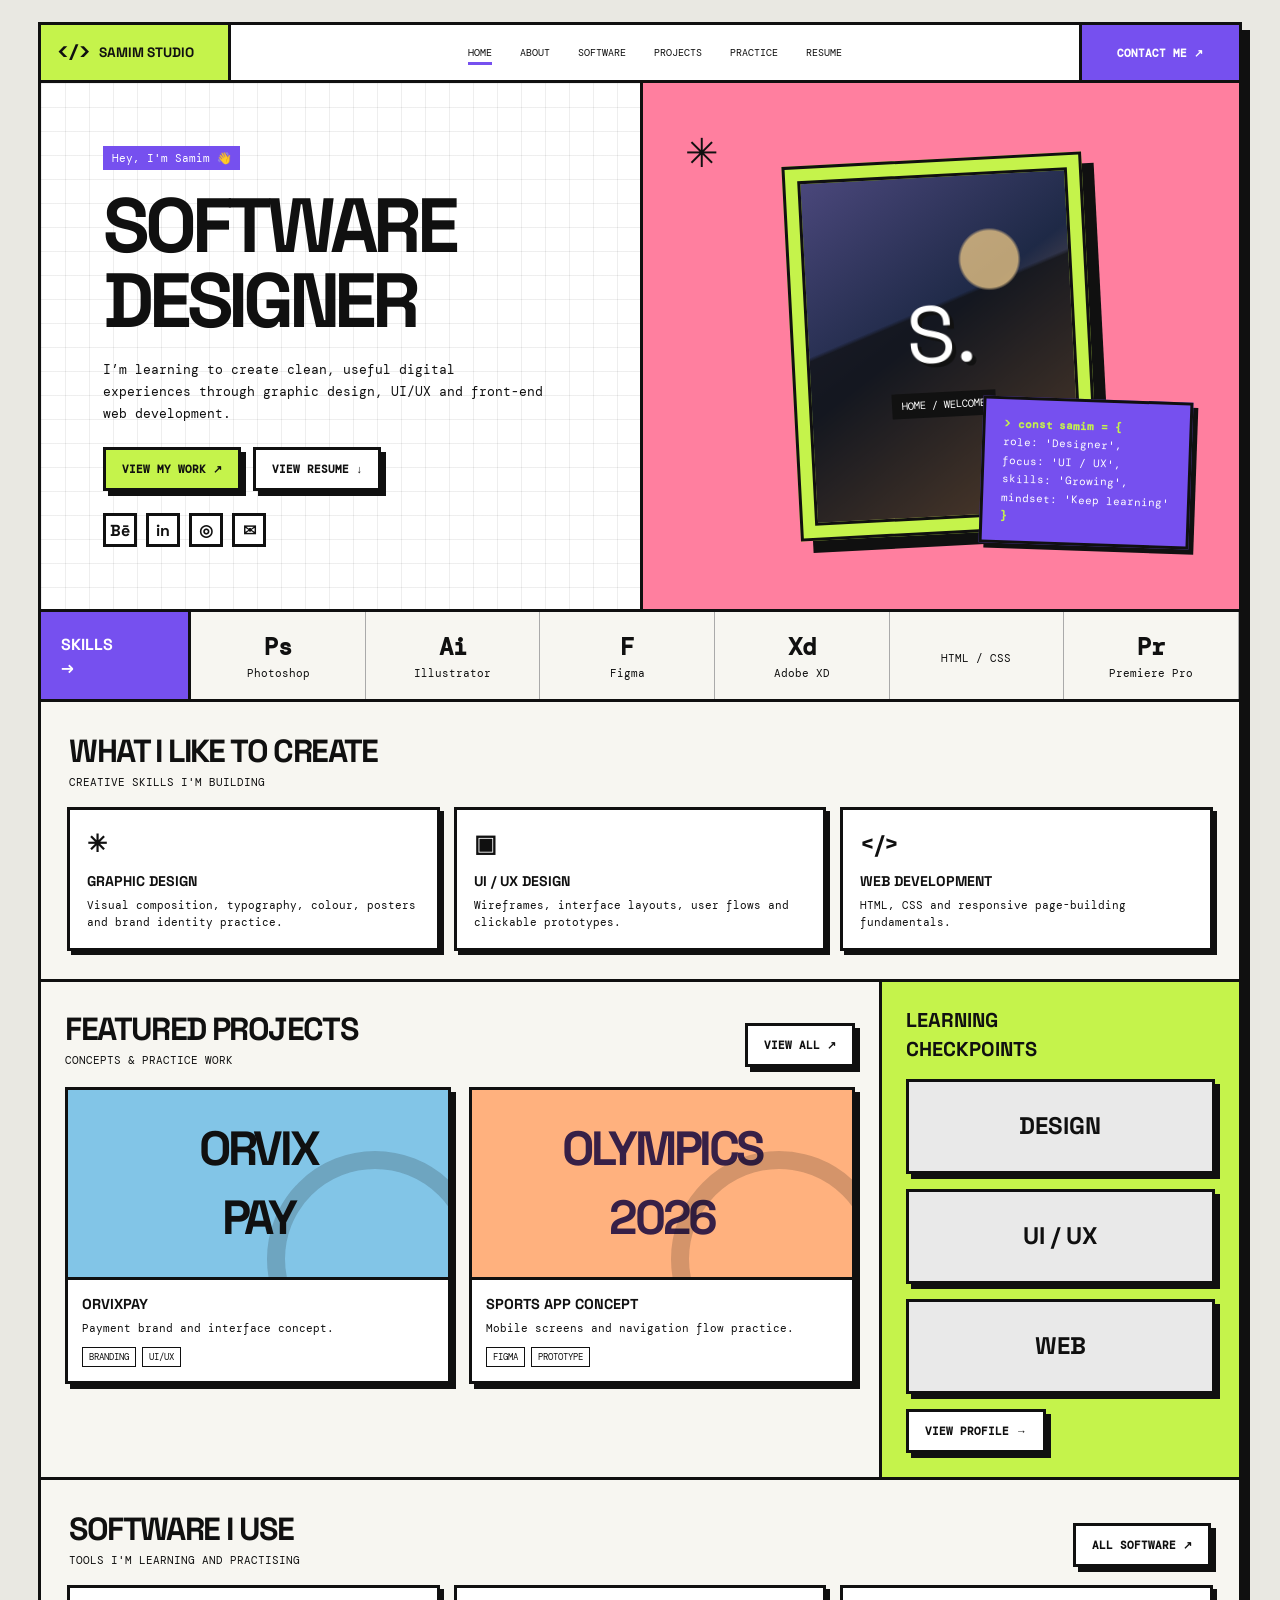
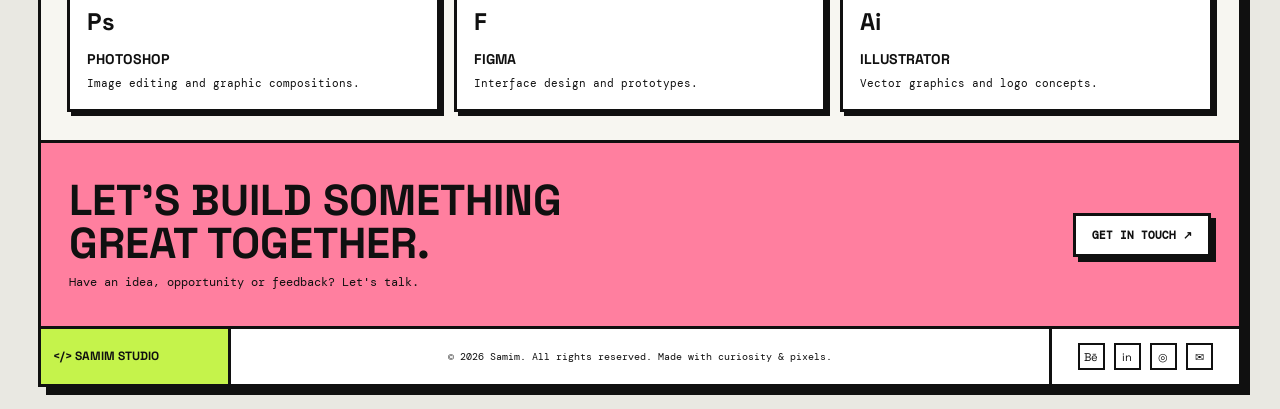
<file: index.html>
<!DOCTYPE html>
<html lang="en">

<head>
    <meta charset="UTF-8">
    <meta name="viewport" content="width=device-width, initial-scale=1.0">
    <meta name="description" content="Samim's graphic design, UI/UX and web portfolio">
    <title>Samim | Home</title>
    <link rel="stylesheet" href="style.css">
</head>

<body>
    <div class="site-shell">
        <header class="topbar"><a class="brand" href="index.html"><span class="brand-mark">&lt;/&gt;</span> SAMIM
                STUDIO</a><button class="menu-toggle" id="menuToggle">MENU ☰</button>
            <nav class="nav" id="mainNav"><a class="active" href="index.html">HOME</a><a class=""
                    href="about.html">ABOUT</a><a class="" href="software.html">SOFTWARE</a><a class=""
                    href="work.html">PROJECTS</a><a class="" href="practice.html">PRACTICE</a><a class=""
                    href="resume.html">RESUME</a></nav><a class="contact-top" href="contact.html">CONTACT ME ↗</a>
        </header>
        <main>
            <section class="hero">
                <div class="hero-copy"><span class="eyebrow">Hey, I'm Samim 👋</span>
                    <h1>SOFTWARE<br><span>DESIGNER</span></h1>
                    <p>I’m learning to create clean, useful digital experiences through graphic design, UI/UX and
                        front-end web development.</p>
                    <div class="actions"><a class="btn" href="work.html">VIEW MY WORK ↗</a><a class="btn white"
                            href="resume.html">VIEW RESUME ↓</a></div>
                    <div class="socials"><!-- Replace # with your Behance profile URL. --><a href="#" aria-label="Behance">Bē</a><a href="#"
                            aria-label="LinkedIn">in</a><!-- Replace # with your Instagram profile URL. --><a href="#" aria-label="Instagram">◎</a><a
                            href="mailto:mohammadsamim0771@gmail.com" aria-label="Email">✉</a></div>
                </div>
                <div class="hero-visual"><span class="sticker">✳</span>
                    <div class="photo-frame">
                        <div class="photo-inner"><span class="avatar-symbol">S.</span><small>HOME / WELCOME</small>
                        </div>
                    </div>
                    <div class="code-card"><b>&gt; const samim = {</b><br> role: 'Designer',<br> focus: 'UI / UX',<br>
                        skills: 'Growing',<br> mindset: 'Keep learning'<br><b>}</b></div>
                </div>
            </section>
            <section class="skill-strip">
                <div class="strip-label">SKILLS<br>→</div>
                <div class="skill-logo">
                    <div><strong>Ps</strong>Photoshop</div>
                </div>
                <div class="skill-logo">
                    <div><strong>Ai</strong>Illustrator</div>
                </div>
                <div class="skill-logo">
                    <div><strong>F</strong>Figma</div>
                </div>
                <div class="skill-logo">
                    <div><strong>Xd</strong>Adobe XD</div>
                </div>
                <div class="skill-logo">
                    <div><strong></></strong>HTML / CSS</div>
                </div>
                <div class="skill-logo">
                    <div><strong>Pr</strong>Premiere Pro</div>
                </div>
            </section>
            <section class="section">
                <div class="section-head">
                    <div>
                        <h2>WHAT I LIKE TO CREATE</h2>
                        <p>CREATIVE SKILLS I'M BUILDING</p>
                    </div>
                </div>
                <div class="software-grid">
                    <article class="software-card">
                        <div class="symbol">✳</div>
                        <h3>Graphic Design</h3>
                        <p>Visual composition, typography, colour, posters and brand identity practice.</p>
                    </article>
                    <article class="software-card">
                        <div class="symbol">▣</div>
                        <h3>UI / UX Design</h3>
                        <p>Wireframes, interface layouts, user flows and clickable prototypes.</p>
                    </article>
                    <article class="software-card">
                        <div class="symbol">&lt;/&gt;</div>
                        <h3>Web Development</h3>
                        <p>HTML, CSS and responsive page-building fundamentals.</p>
                    </article>
                </div>
            </section>
            <section class="split section">
                <div class="projects-area">
                    <div class="section-head" style="padding:0 0 20px">
                        <div>
                            <h2>FEATURED PROJECTS</h2>
                            <p>CONCEPTS & PRACTICE WORK</p>
                        </div><a class="btn white" href="work.html">VIEW ALL ↗</a>
                    </div>
                    <div class="projects-grid">
                        <article class="project-card">
                            <div class="project-art art-one">ORVIX<br>PAY</div>
                            <div class="project-info">
                                <h3>ORVIXPAY</h3>
                                <p>Payment brand and interface concept.</p>
                                <div class="tags"><span>BRANDING</span><span>UI/UX</span></div>
                            </div>
                        </article>
                        <article class="project-card">
                            <div class="project-art art-two">OLYMPICS<br>2026</div>
                            <div class="project-info">
                                <h3>SPORTS APP CONCEPT</h3>
                                <p>Mobile screens and navigation flow practice.</p>
                                <div class="tags"><span>FIGMA</span><span>PROTOTYPE</span></div>
                            </div>
                        </article>
                    </div>
                </div>
                <aside class="side-cert">
                    <h2>LEARNING<br>CHECKPOINTS</h2>
                    <div class="cert-tile">DESIGN</div>
                    <div class="cert-tile">UI / UX</div>
                    <div class="cert-tile">WEB</div><a class="btn white" href="resume.html">VIEW PROFILE →</a>
                </aside>
            </section>
            <section class="section">
                <div class="section-head">
                    <div>
                        <h2>SOFTWARE I USE</h2>
                        <p>TOOLS I'M LEARNING AND PRACTISING</p>
                    </div><a class="btn white" href="software.html">ALL SOFTWARE ↗</a>
                </div>
                <div class="software-grid">
                    <article class="software-card">
                        <div class="symbol">Ps</div>
                        <h3>Photoshop</h3>
                        <p>Image editing and graphic compositions.</p>
                    </article>
                    <article class="software-card">
                        <div class="symbol">F</div>
                        <h3>Figma</h3>
                        <p>Interface design and prototypes.</p>
                    </article>
                    <article class="software-card">
                        <div class="symbol">Ai</div>
                        <h3>Illustrator</h3>
                        <p>Vector graphics and logo concepts.</p>
                    </article>
                </div>
            </section>
        </main>
        <section class="contact-block">
            <div>
                <h2>LET'S BUILD SOMETHING GREAT TOGETHER.</h2>
                <p style="font:.72rem 'DM Mono';margin-top:10px">Have an idea, opportunity or feedback? Let's talk.</p>
            </div><a class="btn white" href="contact.html">GET IN TOUCH ↗</a>
        </section>
        <footer class="footer"><a class="footer-brand" href="index.html">&lt;/&gt; SAMIM STUDIO</a>
            <div class="footer-copy">© 2026 Samim. All rights reserved. Made with curiosity & pixels.</div>
            <div class="footer-social"><!-- Replace # with your Behance profile URL. --><a href="#" aria-label="Behance">Bē</a><!-- Replace # with your LinkedIn profile URL. --><a href="#" aria-label="LinkedIn">in</a><a
                    href="#" aria-label="Instagram">◎</a><a href="mailto:mohammadsamim0771@gmail.com" aria-label="Email">✉</a>
            </div>
        </footer>
        <script>
            const toggle = document.getElementById('menuToggle'), nav = document.getElementById('mainNav'); toggle.addEventListener('click', () => nav.classList.toggle('open')); nav.querySelectorAll('a').forEach(a => a.addEventListener('click', () => nav.classList.remove('open')));
            const items = document.querySelectorAll('.section,.project-card,.software-card,.practice-card,.resume-box,.about-grid,.side-cert'); items.forEach(x => x.classList.add('reveal')); const io = new IntersectionObserver(es => es.forEach(e => { if (e.isIntersecting) { e.target.classList.add('visible'); io.unobserve(e.target) } }), { threshold: .12 }); items.forEach(x => io.observe(x));
        </script>
    </div>
</body>

</html>
</file>
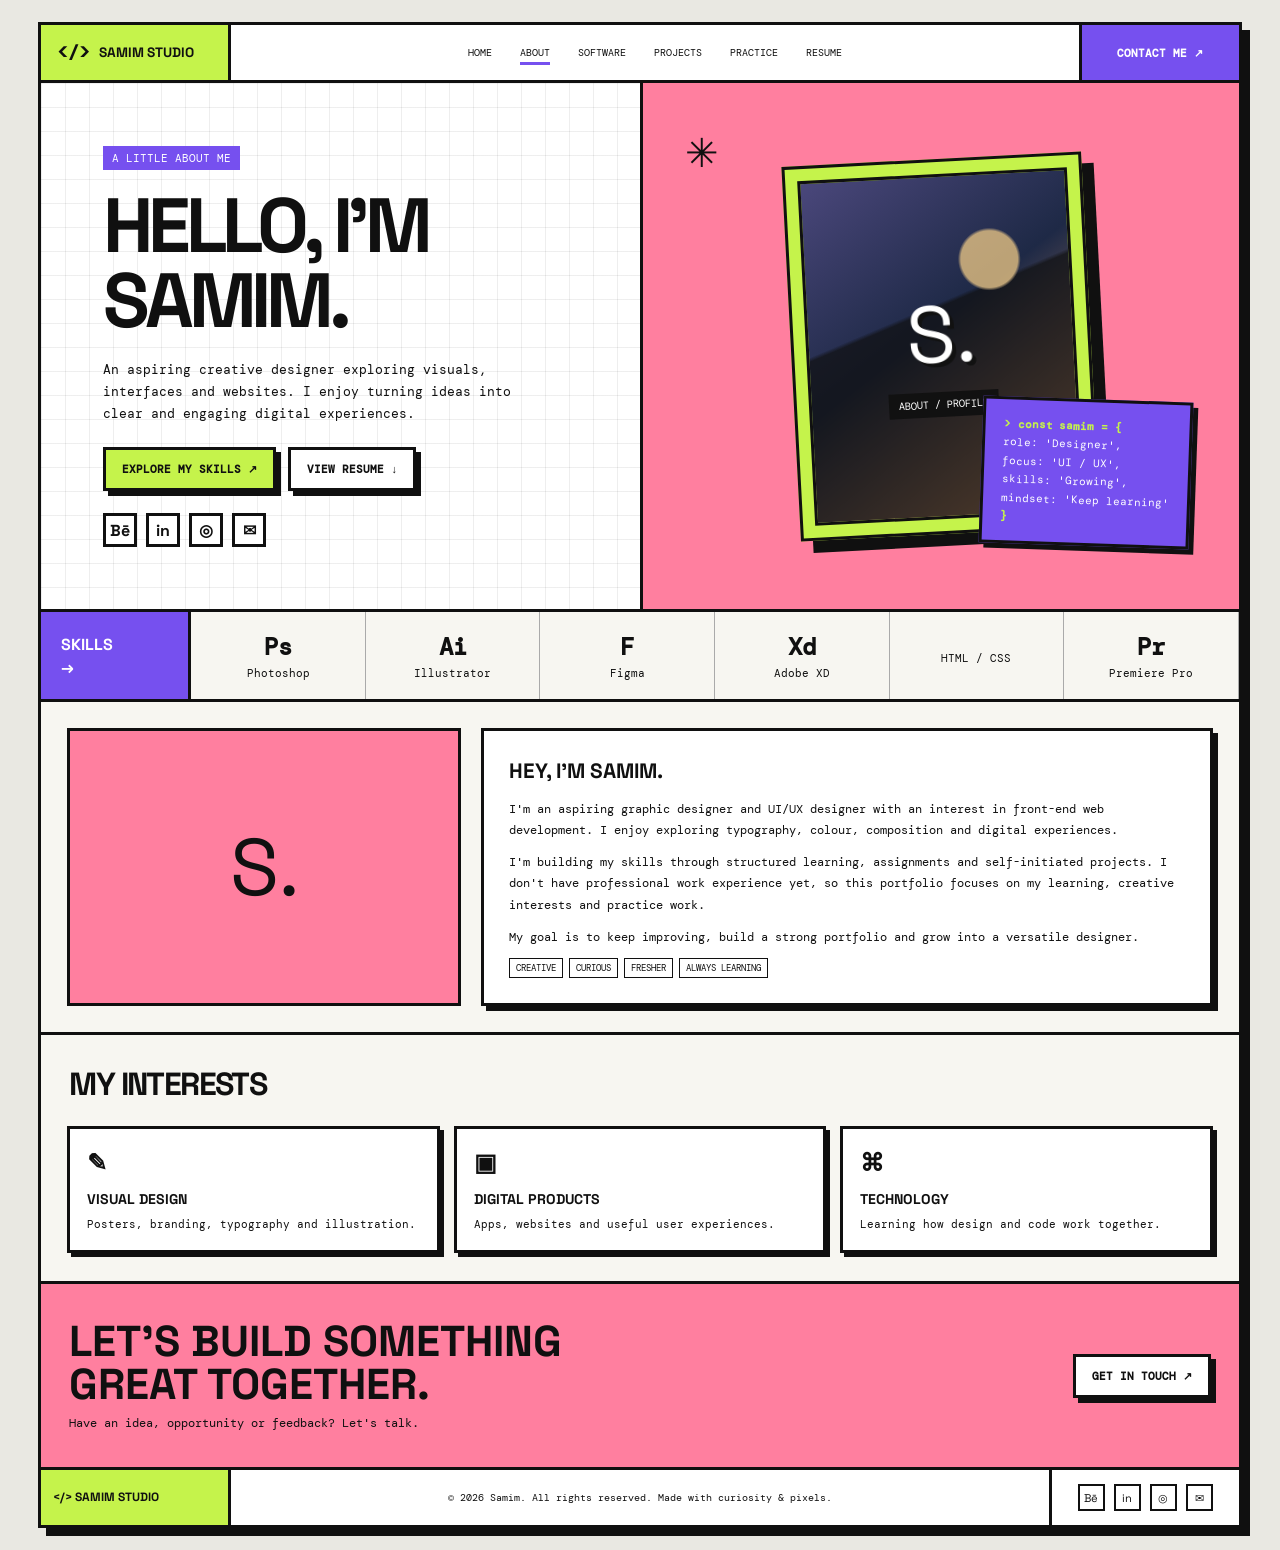
<file: about.html>
<!DOCTYPE html>
<html lang="en">

<head>
    <meta charset="UTF-8">
    <meta name="viewport" content="width=device-width, initial-scale=1.0">
    <meta name="description" content="Samim's graphic design, UI/UX and web portfolio">
    <title>Samim | About</title>
    <link rel="stylesheet" href="style.css">
</head>

<body>
    <div class="site-shell">
        <header class="topbar"><a class="brand" href="index.html"><span class="brand-mark">&lt;/&gt;</span> SAMIM
                STUDIO</a><button class="menu-toggle" id="menuToggle">MENU ☰</button>
            <nav class="nav" id="mainNav"><a class="" href="index.html">HOME</a><a class="active"
                    href="about.html">ABOUT</a><a class="" href="software.html">SOFTWARE</a><a class=""
                    href="work.html">PROJECTS</a><a class="" href="practice.html">PRACTICE</a><a class=""
                    href="resume.html">RESUME</a></nav><a class="contact-top" href="contact.html">CONTACT ME ↗</a>
        </header>
        <main>
            <section class="hero">
                <div class="hero-copy"><span class="eyebrow">A LITTLE ABOUT ME</span>
                    <h1>HELLO, I'M<br><span>SAMIM.</span></h1>
                    <p>An aspiring creative designer exploring visuals, interfaces and websites. I enjoy turning ideas
                        into clear and engaging digital experiences.</p>
                    <div class="actions"><a class="btn" href="software.html">EXPLORE MY SKILLS ↗</a><a class="btn white"
                            href="resume.html">VIEW RESUME ↓</a></div>
                    <div class="socials"><!-- Replace # with your Behance profile URL. --><a href="#" aria-label="Behance">Bē</a><a href="#"
                            aria-label="LinkedIn">in</a><!-- Replace # with your Instagram profile URL. --><a href="#" aria-label="Instagram">◎</a><a
                            href="mailto:mohammadsamim0771@gmail.com" aria-label="Email">✉</a></div>
                </div>
                <div class="hero-visual"><span class="sticker">✳</span>
                    <div class="photo-frame">
                        <div class="photo-inner"><span class="avatar-symbol">S.</span><small>ABOUT / PROFILE</small>
                        </div>
                    </div>
                    <div class="code-card"><b>&gt; const samim = {</b><br> role: 'Designer',<br> focus: 'UI / UX',<br>
                        skills: 'Growing',<br> mindset: 'Keep learning'<br><b>}</b></div>
                </div>
            </section>
            <section class="skill-strip">
                <div class="strip-label">SKILLS<br>→</div>
                <div class="skill-logo">
                    <div><strong>Ps</strong>Photoshop</div>
                </div>
                <div class="skill-logo">
                    <div><strong>Ai</strong>Illustrator</div>
                </div>
                <div class="skill-logo">
                    <div><strong>F</strong>Figma</div>
                </div>
                <div class="skill-logo">
                    <div><strong>Xd</strong>Adobe XD</div>
                </div>
                <div class="skill-logo">
                    <div><strong></></strong>HTML / CSS</div>
                </div>
                <div class="skill-logo">
                    <div><strong>Pr</strong>Premiere Pro</div>
                </div>
            </section>
            <section class="section">
                <div class="about-grid">
                    <div class="about-badge">S.</div>
                    <div class="about-copy">
                        <h3>HEY, I'M SAMIM.</h3>
                        <p>I'm an aspiring graphic designer and UI/UX designer with an interest in front-end web
                            development. I enjoy exploring typography, colour, composition and digital experiences.</p>
                        <p>I'm building my skills through structured learning, assignments and self-initiated projects.
                            I don't have professional work experience yet, so this portfolio focuses on my learning,
                            creative interests and practice work.</p>
                        <p>My goal is to keep improving, build a strong portfolio and grow into a versatile designer.
                        </p>
                        <div class="tags"><span>CREATIVE</span><span>CURIOUS</span><span>FRESHER</span><span>ALWAYS
                                LEARNING</span></div>
                    </div>
                </div>
            </section>
            <section class="section">
                <div class="section-head">
                    <h2>MY INTERESTS</h2>
                </div>
                <div class="software-grid">
                    <article class="software-card">
                        <div class="symbol">✎</div>
                        <h3>Visual Design</h3>
                        <p>Posters, branding, typography and illustration.</p>
                    </article>
                    <article class="software-card">
                        <div class="symbol">▣</div>
                        <h3>Digital Products</h3>
                        <p>Apps, websites and useful user experiences.</p>
                    </article>
                    <article class="software-card">
                        <div class="symbol">⌘</div>
                        <h3>Technology</h3>
                        <p>Learning how design and code work together.</p>
                    </article>
                </div>
            </section>
        </main>
        <section class="contact-block">
            <div>
                <h2>LET'S BUILD SOMETHING GREAT TOGETHER.</h2>
                <p style="font:.72rem 'DM Mono';margin-top:10px">Have an idea, opportunity or feedback? Let's talk.</p>
            </div><a class="btn white" href="contact.html">GET IN TOUCH ↗</a>
        </section>
        <footer class="footer"><a class="footer-brand" href="index.html">&lt;/&gt; SAMIM STUDIO</a>
            <div class="footer-copy">© 2026 Samim. All rights reserved. Made with curiosity & pixels.</div>
            <div class="footer-social"><!-- Replace # with your Behance profile URL. --><a href="#" aria-label="Behance">Bē</a><!-- Replace # with your LinkedIn profile URL. --><a href="#" aria-label="LinkedIn">in</a><a
                    href="#" aria-label="Instagram">◎</a><a href="mailto:mohammadsamim0771@gmail.com" aria-label="Email">✉</a>
            </div>
        </footer>
        <script>
            const toggle = document.getElementById('menuToggle'), nav = document.getElementById('mainNav'); toggle.addEventListener('click', () => nav.classList.toggle('open')); nav.querySelectorAll('a').forEach(a => a.addEventListener('click', () => nav.classList.remove('open')));
            const items = document.querySelectorAll('.section,.project-card,.software-card,.practice-card,.resume-box,.about-grid,.side-cert'); items.forEach(x => x.classList.add('reveal')); const io = new IntersectionObserver(es => es.forEach(e => { if (e.isIntersecting) { e.target.classList.add('visible'); io.unobserve(e.target) } }), { threshold: .12 }); items.forEach(x => io.observe(x));
        </script>
    </div>
</body>

</html>
</file>
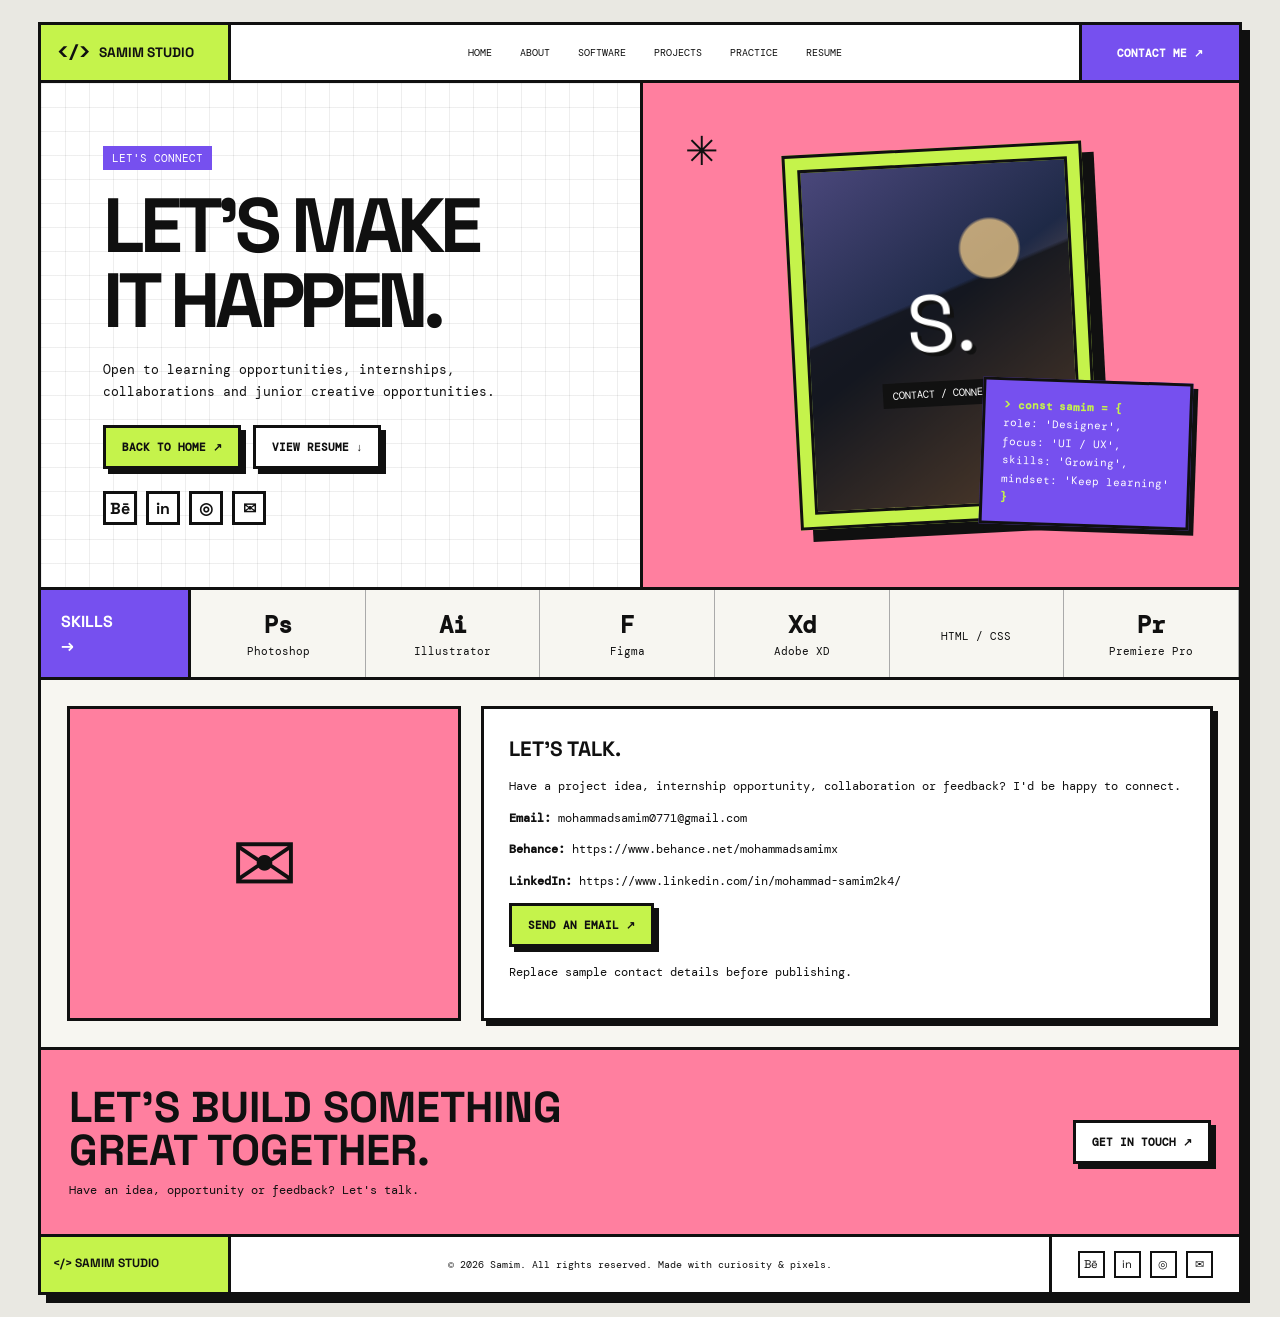
<file: contact.html>
<!DOCTYPE html>
<html lang="en">

<head>
    <meta charset="UTF-8">
    <meta name="viewport" content="width=device-width, initial-scale=1.0">
    <meta name="description" content="Samim's graphic design, UI/UX and web portfolio">
    <title>Samim | Contact</title>
    <link rel="stylesheet" href="style.css">
</head>

<body>
    <div class="site-shell">
        <header class="topbar"><a class="brand" href="index.html"><span class="brand-mark">&lt;/&gt;</span> SAMIM
                STUDIO</a><button class="menu-toggle" id="menuToggle">MENU ☰</button>
                 <nav class="nav" id="mainNav">
                    <a class="" href="index.html">HOME</a>
                    <a class=""href="about.html">ABOUT</a>
                    <a class="" href="software.html">SOFTWARE</a>
                    <a class=""href="work.html">PROJECTS</a>
                    <a class="" href="practice.html">PRACTICE</a>
                    <a class=""href="resume.html">RESUME</a></nav>
                    <a class="contact-top" href="contact.html">CONTACT ME ↗</a>
        </header>
        <main>
            <section class="hero">
                <div class="hero-copy"><span class="eyebrow">LET'S CONNECT</span>
                    <h1>LET'S MAKE<br><span>IT HAPPEN.</span></h1>
                    <p>Open to learning opportunities, internships, collaborations and junior creative opportunities.
                    </p>
                    <div class="actions"><a class="btn" href="index.html">BACK TO HOME ↗</a><a class="btn white"
                            href="resume.html">VIEW RESUME ↓</a></div>
                    <div class="socials"><!-- Replace # with your Behance profile URL. --><a href="#" aria-label="Behance">Bē</a><a href="#"
                            aria-label="LinkedIn">in</a><!-- Replace # with your Instagram profile URL. --><a href="#" aria-label="Instagram">◎</a><a
                            href="mailto:mohammadsamim0771@gmail.com" aria-label="Email">✉</a></div>
                </div>
                <div class="hero-visual"><span class="sticker">✳</span>
                    <div class="photo-frame">
                        <div class="photo-inner"><span class="avatar-symbol">S.</span><small>CONTACT / CONNECT</small>
                        </div>
                    </div>
                    <div class="code-card"><b>&gt; const samim = {</b><br> role: 'Designer',<br> focus: 'UI / UX',<br>
                        skills: 'Growing',<br> mindset: 'Keep learning'<br><b>}</b></div>
                </div>
            </section>
            <section class="skill-strip">
                <div class="strip-label">SKILLS<br>→</div>
                <div class="skill-logo">
                    <div><strong>Ps</strong>Photoshop</div>
                </div>
                <div class="skill-logo">
                    <div><strong>Ai</strong>Illustrator</div>
                </div>
                <div class="skill-logo">
                    <div><strong>F</strong>Figma</div>
                </div>
                <div class="skill-logo">
                    <div><strong>Xd</strong>Adobe XD</div>
                </div>
                <div class="skill-logo">
                    <div><strong></></strong>HTML / CSS</div>
                </div>
                <div class="skill-logo">
                    <div><strong>Pr</strong>Premiere Pro</div>
                </div>
            </section>
            <section class="section">
                <div class="about-grid">
                    <div class="about-badge">✉</div>
                    <div class="about-copy">
                        <h3>LET'S TALK.</h3>
                        <p>Have a project idea, internship opportunity, collaboration or feedback? I'd be happy to
                            connect.</p>
                        <p><b>Email:</b> mohammadsamim0771@gmail.com</p>
                        <p><b>Behance:</b> https://www.behance.net/mohammadsamimx</p>
                        <p><b>LinkedIn:</b> https://www.linkedin.com/in/mohammad-samim2k4/</p><a class="btn"
                            href="mailto:mohammadsamim0771@gmail.com">SEND AN EMAIL ↗</a>
                        <p style="margin-top:15px">Replace sample contact details before publishing.</p>
                    </div>
                </div>
            </section>
        </main>
        <section class="contact-block">
            <div>
                <h2>LET'S BUILD SOMETHING GREAT TOGETHER.</h2>
                <p style="font:.72rem 'DM Mono';margin-top:10px">Have an idea, opportunity or feedback? Let's talk.</p>
            </div><a class="btn white" href="contact.html">GET IN TOUCH ↗</a>
        </section>
        <footer class="footer"><a class="footer-brand" href="index.html">&lt;/&gt; SAMIM STUDIO</a>
            <div class="footer-copy">© 2026 Samim. All rights reserved. Made with curiosity & pixels.</div>
            <div class="footer-social"><!-- Replace # with your Behance profile URL. --><a href="#" aria-label="Behance">Bē</a><!-- Replace # with your LinkedIn profile URL. --><a href="#" aria-label="LinkedIn">in</a><a
                    href="#" aria-label="Instagram">◎</a><a href="mailto:mohammadsamim0771@gmail.com" aria-label="Email">✉</a>
            </div>
        </footer>
        <script>
            const toggle = document.getElementById('menuToggle'), nav = document.getElementById('mainNav'); toggle.addEventListener('click', () => nav.classList.toggle('open')); nav.querySelectorAll('a').forEach(a => a.addEventListener('click', () => nav.classList.remove('open')));
            const items = document.querySelectorAll('.section,.project-card,.software-card,.practice-card,.resume-box,.about-grid,.side-cert'); items.forEach(x => x.classList.add('reveal')); const io = new IntersectionObserver(es => es.forEach(e => { if (e.isIntersecting) { e.target.classList.add('visible'); io.unobserve(e.target) } }), { threshold: .12 }); items.forEach(x => io.observe(x));
        </script>
    </div>
</body>

</html>
</file>
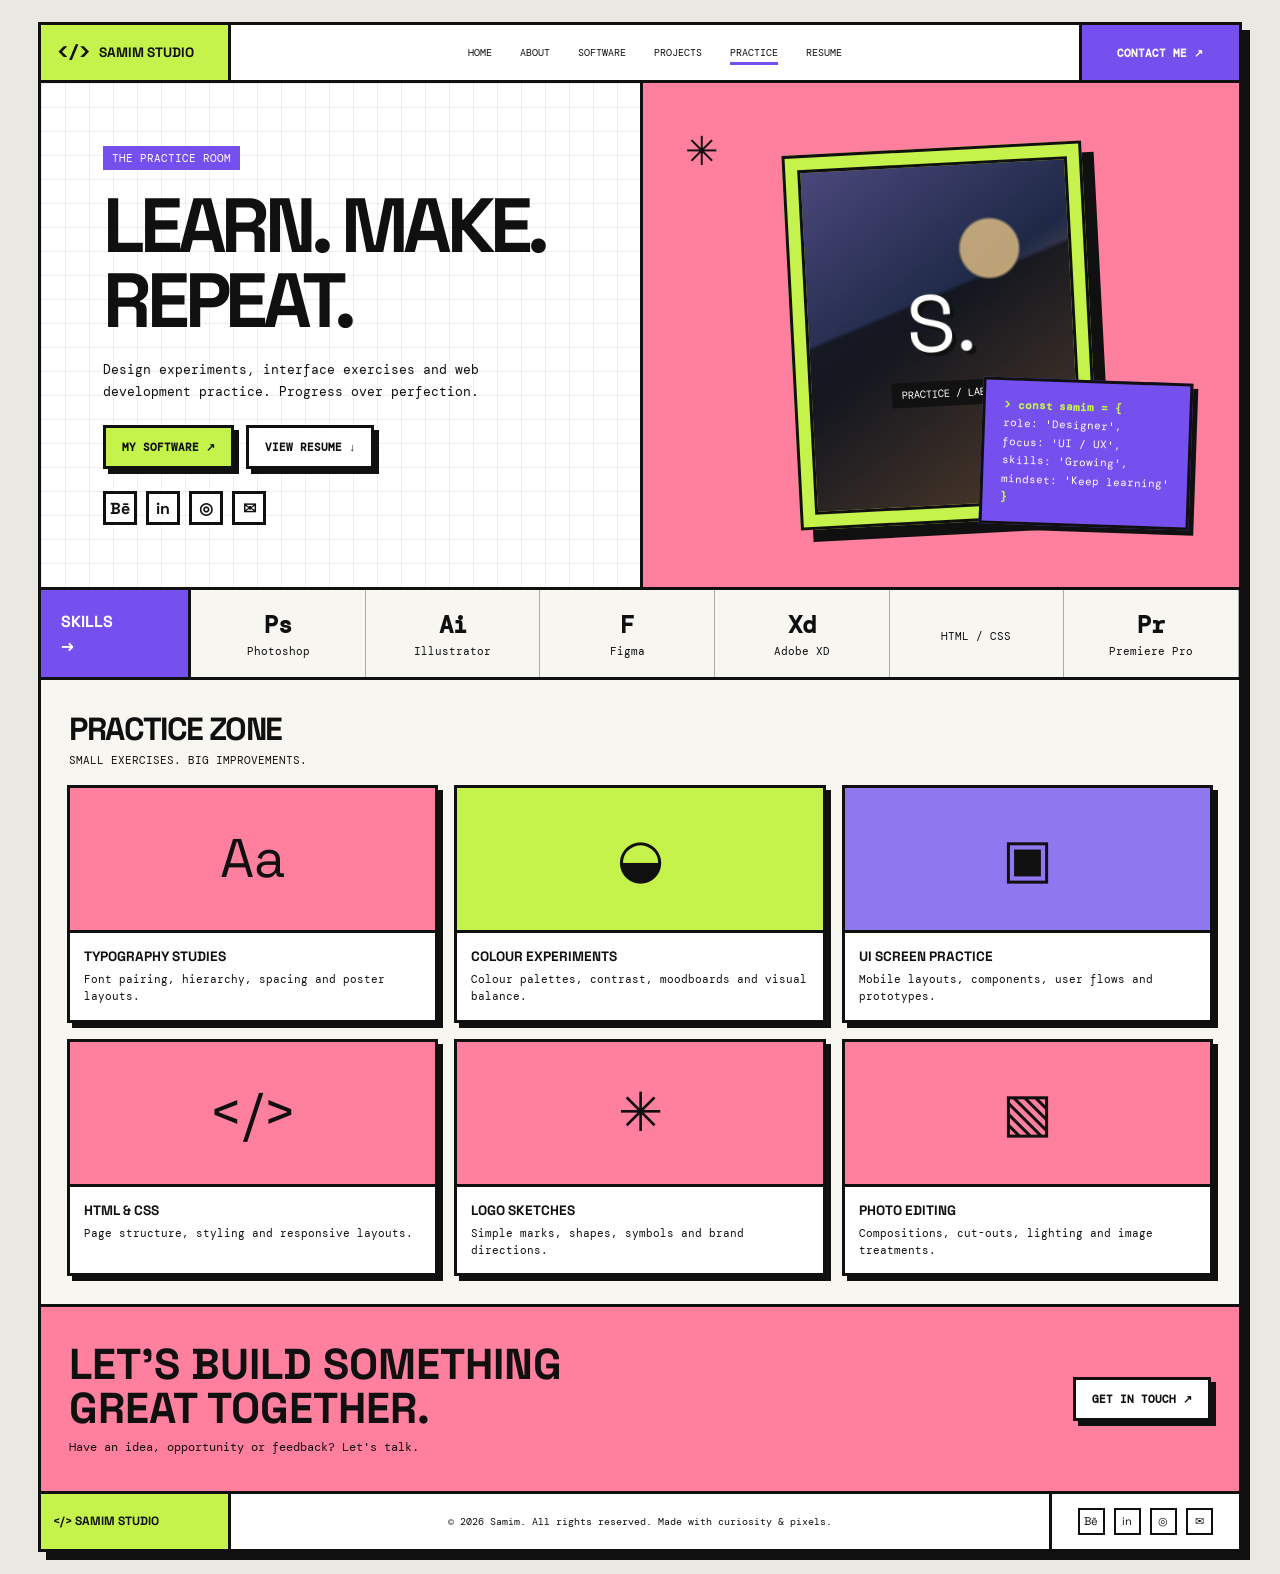
<file: practice.html>
<!DOCTYPE html>
<html lang="en">

<head>
    <meta charset="UTF-8">
    <meta name="viewport" content="width=device-width, initial-scale=1.0">
    <meta name="description" content="Samim's graphic design, UI/UX and web portfolio">
    <title>Samim | Practice</title>
    <link rel="stylesheet" href="style.css">
</head>

<body>
    <div class="site-shell">
        <header class="topbar"><a class="brand" href="index.html"><span class="brand-mark">&lt;/&gt;</span> SAMIM
                STUDIO</a><button class="menu-toggle" id="menuToggle">MENU ☰</button>
            <nav class="nav" id="mainNav"><a class="" href="index.html">HOME</a><a class=""
                    href="about.html">ABOUT</a><a class="" href="software.html">SOFTWARE</a><a class=""
                    href="work.html">PROJECTS</a><a class="active" href="practice.html">PRACTICE</a><a class=""
                    href="resume.html">RESUME</a></nav><a class="contact-top" href="contact.html">CONTACT ME ↗</a>
        </header>
        <main>
            <section class="hero">
                <div class="hero-copy"><span class="eyebrow">THE PRACTICE ROOM</span>
                    <h1>LEARN. MAKE.<br><span>REPEAT.</span></h1>
                    <p>Design experiments, interface exercises and web development practice. Progress over perfection.
                    </p>
                    <div class="actions"><a class="btn" href="software.html">MY SOFTWARE ↗</a><a class="btn white"
                            href="resume.html">VIEW RESUME ↓</a></div>
                    <div class="socials"><!-- Replace # with your Behance profile URL. --><a href="#"
                            aria-label="Behance">Bē</a><a href="#"
                            aria-label="LinkedIn">in</a><!-- Replace # with your Instagram profile URL. --><a href="#"
                            aria-label="Instagram">◎</a><a href="mailto:mohammadsamim0771@gmail.com"
                            aria-label="Email">✉</a></div>
                </div>
                <div class="hero-visual"><span class="sticker">✳</span>
                    <div class="photo-frame">
                        <div class="photo-inner"><span class="avatar-symbol">S.</span><small>PRACTICE / LAB</small>
                        </div>
                    </div>
                    <div class="code-card"><b>&gt; const samim = {</b><br> role: 'Designer',<br> focus: 'UI / UX',<br>
                        skills: 'Growing',<br> mindset: 'Keep learning'<br><b>}</b></div>
                </div>
            </section>
            <section class="skill-strip">
                <div class="strip-label">SKILLS<br>→</div>
                <div class="skill-logo">
                    <div><strong>Ps</strong>Photoshop</div>
                </div>
                <div class="skill-logo">
                    <div><strong>Ai</strong>Illustrator</div>
                </div>
                <div class="skill-logo">
                    <div><strong>F</strong>Figma</div>
                </div>
                <div class="skill-logo">
                    <div><strong>Xd</strong>Adobe XD</div>
                </div>
                <div class="skill-logo">
                    <div><strong></></strong>HTML / CSS</div>
                </div>
                <div class="skill-logo">
                    <div><strong>Pr</strong>Premiere Pro</div>
                </div>
            </section>
            <section class="section">
                <div class="section-head">
                    <div>
                        <h2>PRACTICE ZONE</h2>
                        <p>SMALL EXERCISES. BIG IMPROVEMENTS.</p>
                    </div>
                </div>
                <div class="practice-grid">
                    <article class="practice-card">
                        <a class="practice-card-hitarea" href="practice2.html#practice-projects"
                            aria-label="Open practice projects for Typography Studies"></a>
                        <div class="practice-art">Aa</div>
                        <div>
                            <h3>Typography Studies</h3>
                            <p>Font pairing, hierarchy, spacing and poster layouts.</p>
                        </div>
                    </article>
                    <article class="practice-card">
                        <a class="practice-card-hitarea" href="practice2.html#practice-projects"
                            aria-label="Open practice projects for Colour Experiments"></a>
                        <div class="practice-art">◒</div>
                        <div>
                            <h3>Colour Experiments</h3>
                            <p>Colour palettes, contrast, moodboards and visual balance.</p>
                        </div>
                    </article>
                    <article class="practice-card">
                        <a class="practice-card-hitarea" href="practice2.html#practice-projects"
                            aria-label="Open practice projects for UI Screen Practice"></a>
                        <div class="practice-art">▣</div>
                        <div>
                            <h3>UI Screen Practice</h3>
                            <p>Mobile layouts, components, user flows and prototypes.</p>
                        </div>
                    </article>
                    <article class="practice-card">
                        <a class="practice-card-hitarea" href="practice2.html#practice-projects"
                            aria-label="Open practice projects for HTML &amp; CSS"></a>
                        <div class="practice-art">&lt;/&gt;</div>
                        <div>

                            <h3>HTML & CSS</h3>
                            <p>Page structure, styling and responsive layouts.</p>
                        </div>
                    </article>
                    <article class="practice-card">
                        <a class="practice-card-hitarea" href="practice2.html#practice-projects"
                            aria-label="Open practice projects for Logo Sketches"></a>
                        <div class="practice-art">✳</div>
                        <div>
                            <h3>Logo Sketches</h3>
                            <p>Simple marks, shapes, symbols and brand directions.</p>
                        </div>
                    </article>
                    <article class="practice-card">
                        <a class="practice-card-hitarea" href="practice2.html#practice-projects"
                            aria-label="Open practice projects for Photo Editing"></a>
                        <div class="practice-art">▧</div>
                        <div>
                            <h3>Photo Editing</h3>
                            <p>Compositions, cut-outs, lighting and image treatments.</p>
                        </div>
                    </article>
                </div>
            </section>
        </main>
        <section class="contact-block">
            <div>
                <h2>LET'S BUILD SOMETHING GREAT TOGETHER.</h2>
                <p style="font:.72rem 'DM Mono';margin-top:10px">Have an idea, opportunity or feedback? Let's talk.</p>
            </div><a class="btn white" href="contact.html">GET IN TOUCH ↗</a>
        </section>
        <footer class="footer"><a class="footer-brand" href="index.html">&lt;/&gt; SAMIM STUDIO</a>
            <div class="footer-copy">© 2026 Samim. All rights reserved. Made with curiosity & pixels.</div>
            <div class="footer-social"><!-- Replace # with your Behance profile URL. --><a href="#"
                    aria-label="Behance">Bē</a><!-- Replace # with your LinkedIn profile URL. --><a href="#"
                    aria-label="LinkedIn">in</a><a href="#" aria-label="Instagram">◎</a><a
                    href="mailto:mohammadsamim0771@gmail.com" aria-label="Email">✉</a>
            </div>
        </footer>
        <script>
            const toggle = document.getElementById('menuToggle'), nav = document.getElementById('mainNav'); toggle.addEventListener('click', () => nav.classList.toggle('open')); nav.querySelectorAll('a').forEach(a => a.addEventListener('click', () => nav.classList.remove('open')));
            const items = document.querySelectorAll('.section,.project-card,.software-card,.practice-card,.resume-box,.about-grid,.side-cert'); items.forEach(x => x.classList.add('reveal')); const io = new IntersectionObserver(es => es.forEach(e => { if (e.isIntersecting) { e.target.classList.add('visible'); io.unobserve(e.target) } }), { threshold: .12 }); items.forEach(x => io.observe(x));
        </script>
    </div>
</body>

</html>
</file>
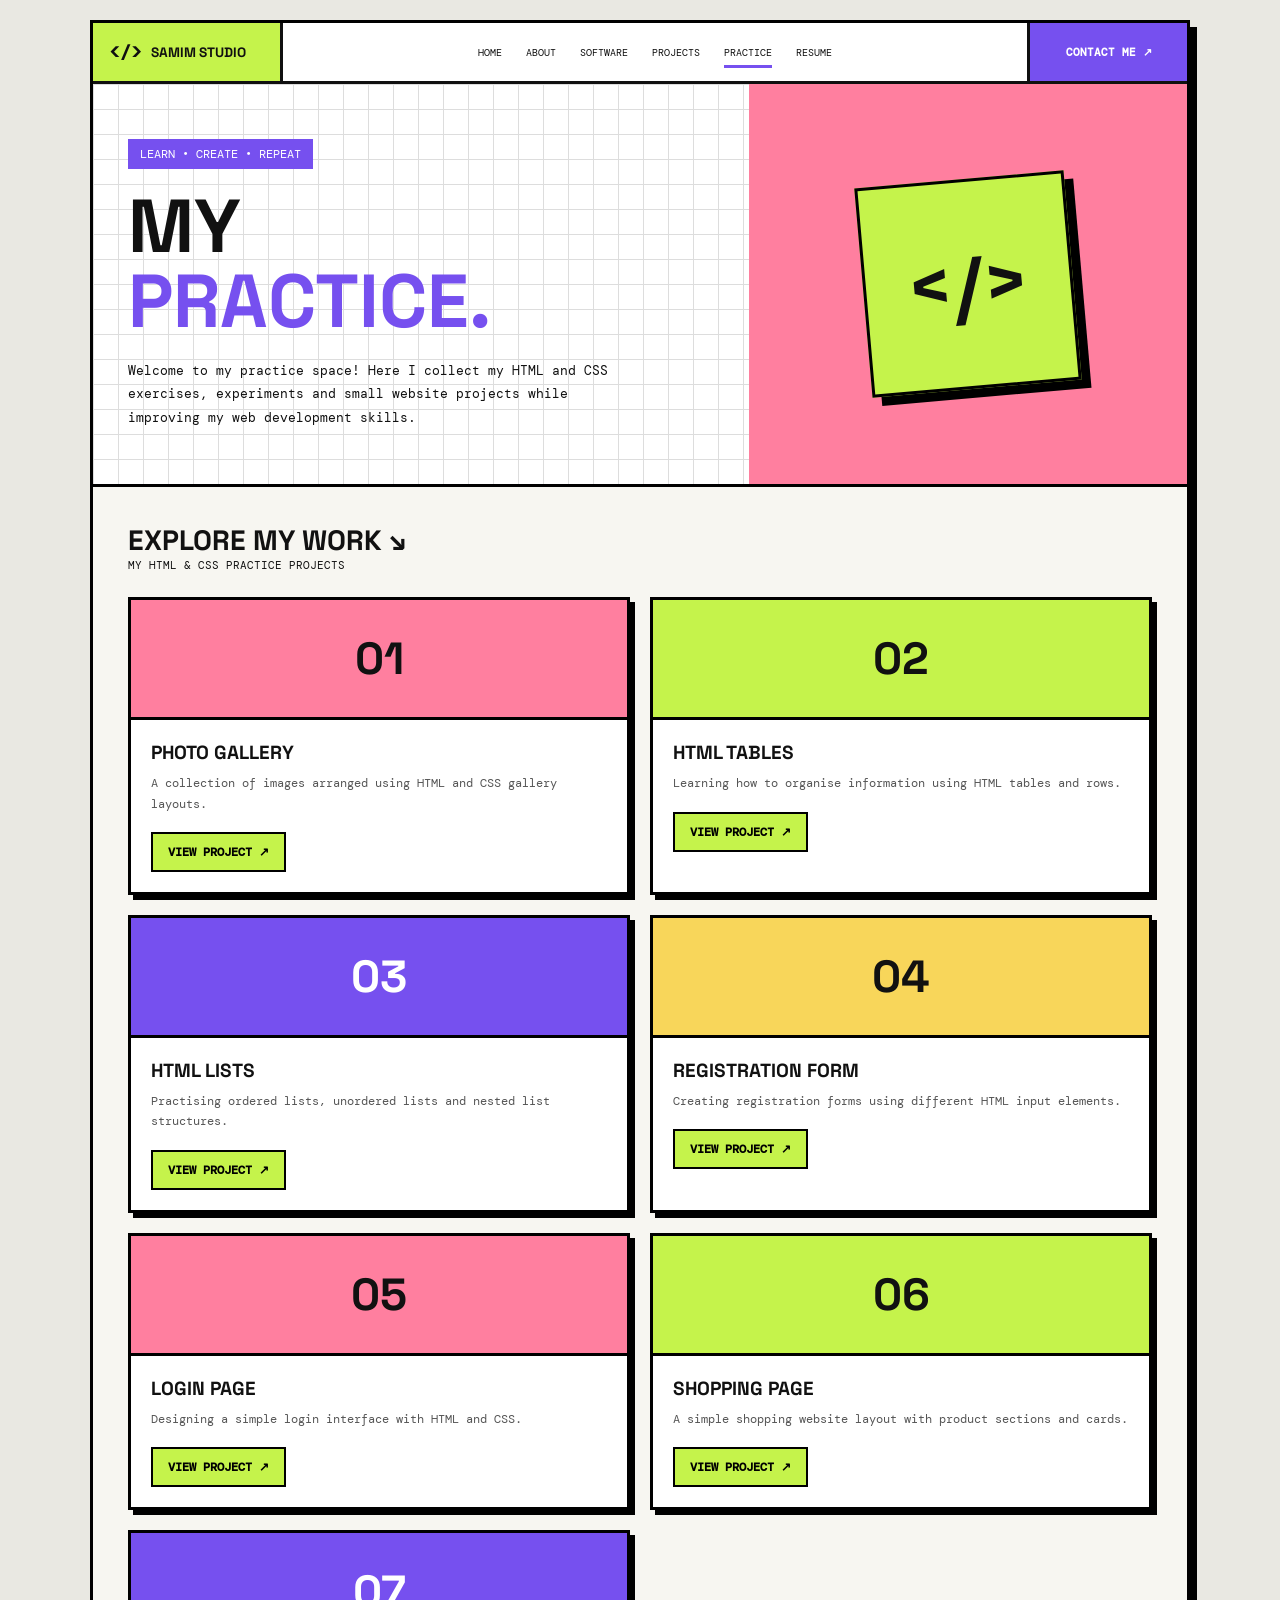
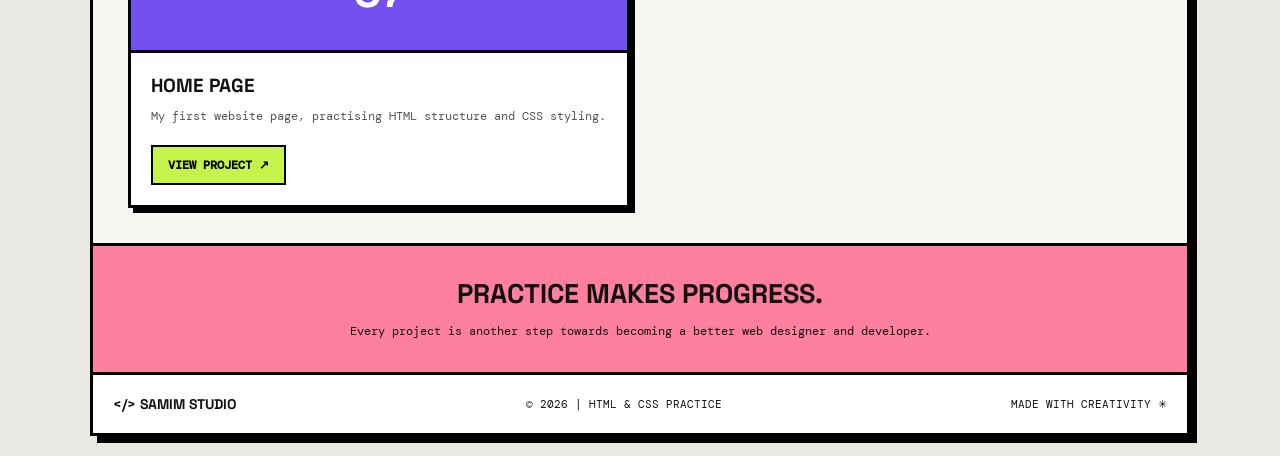
<file: practice2.html>
<!DOCTYPE html>
<html lang="en">
<head>
    <meta charset="UTF-8">
    <meta name="viewport" content="width=device-width, initial-scale=1.0">
    <title>Practice | Samim Studio</title>

    <style>
        @import url('https://fonts.googleapis.com/css2?family=Space+Grotesk:wght@400;500;600;700;800&family=DM+Mono&display=swap');

        * {
            margin: 0;
            padding: 0;
            box-sizing: border-box;
        }

        body {
            background: #e9e8e2;
            color: #111;
            font-family: 'Space Grotesk', Arial, sans-serif;
        }

        .container {
            width: 94%;
            max-width: 1100px;
            margin: 20px auto;
            background: #f7f6f1;
            border: 3px solid black;
            box-shadow: 7px 7px black;
        }

        /* HEADER */

        header {
            background: #c5f34b;
            padding: 22px 30px;
            border-bottom: 3px solid black;
            display: flex;
            justify-content: space-between;
            align-items: center;
        }

        header h2 {
            font-size: 20px;
            font-weight: 800;
        }

        header span {
            font-family: 'DM Mono';
            font-size: 12px;
        }

        /* HERO */

        .hero {
            display: grid;
            grid-template-columns: 1.5fr 1fr;
            border-bottom: 3px solid black;
        }

        .hero-text {
            padding: 55px 35px;
            background-color: white;
            background-image:
                linear-gradient(#ddd 1px, transparent 1px),
                linear-gradient(90deg, #ddd 1px, transparent 1px);
            background-size: 25px 25px;
        }

        .tag {
            display: inline-block;
            background: #7650ef;
            color: white;
            padding: 7px 12px;
            font-family: 'DM Mono';
            font-size: 12px;
        }

        .hero h1 {
            font-size: clamp(45px, 7vw, 75px);
            line-height: 1;
            margin: 20px 0;
            font-weight: 800;
            text-transform: uppercase;
        }

        .hero h1 span {
            color: #7650ef;
        }

        .hero p {
            font-family: 'DM Mono';
            font-size: 13px;
            line-height: 1.8;
            max-width: 480px;
        }

        .hero-art {
            background: #ff7f9f;
            display: flex;
            justify-content: center;
            align-items: center;
            padding: 30px;
        }

        .art-box {
            width: 210px;
            height: 210px;
            background: #c5f34b;
            border: 3px solid black;
            box-shadow: 9px 9px black;
            display: flex;
            justify-content: center;
            align-items: center;
            font-size: 75px;
            font-weight: 800;
            transform: rotate(-5deg);
            animation: float 3s infinite ease-in-out;
        }

        /* SECTION */

        main {
            padding: 35px;
        }

        .section-heading {
            display: flex;
            justify-content: space-between;
            align-items: center;
            margin-bottom: 25px;
            gap: 15px;
        }

        .section-heading h2 {
            font-size: 28px;
            text-transform: uppercase;
        }

        .section-heading p {
            font-family: 'DM Mono';
            font-size: 11px;
        }

        /* PRACTICE CARDS */

        .practice-grid {
            display: grid;
            grid-template-columns: repeat(2, 1fr);
            gap: 20px;
        }

        .card {
            background: white;
            border: 3px solid black;
            box-shadow: 5px 5px black;
            overflow: hidden;
            transition: 0.3s;
            animation: appear 0.8s ease both;
        }

        .card:hover {
            transform: translateY(-7px);
            box-shadow: 8px 10px black;
        }

        .card-top {
            height: 120px;
            border-bottom: 3px solid black;
            display: flex;
            justify-content: center;
            align-items: center;
            font-size: 45px;
            font-weight: 800;
        }

        .pink {
            background: #ff7f9f;
        }

        .green {
            background: #c5f34b;
        }

        .purple {
            background: #7650ef;
            color: white;
        }

        .yellow {
            background: #f8d65a;
        }

        .card-content {
            padding: 20px;
        }

        .card-content h3 {
            font-size: 19px;
            margin-bottom: 8px;
            text-transform: uppercase;
        }

        .card-content p {
            font-family: 'DM Mono';
            font-size: 12px;
            color: #555;
            line-height: 1.7;
            margin-bottom: 18px;
        }

        .card a {
            display: inline-block;
            background: #c5f34b;
            border: 2px solid black;
            padding: 10px 15px;
            text-decoration: none;
            color: black;
            font-family: 'DM Mono';
            font-size: 12px;
            font-weight: bold;
            transition: 0.3s;
        }

        .card a:hover {
            background: #7650ef;
            color: white;
        }

        /* BOTTOM SECTION */

        .bottom {
            background: #ff7f9f;
            padding: 30px;
            border-top: 3px solid black;
            text-align: center;
        }

        .bottom h2 {
            font-size: 27px;
            text-transform: uppercase;
            margin-bottom: 10px;
        }

        .bottom p {
            font-family: 'DM Mono';
            font-size: 12px;
            line-height: 1.8;
        }

        /* FOOTER */

        footer {
            background: white;
            padding: 20px;
            border-top: 3px solid black;
            display: flex;
            justify-content: space-between;
            align-items: center;
            font-family: 'DM Mono';
            font-size: 11px;
        }

        footer b {
            font-family: 'Space Grotesk';
            font-size: 14px;
        }

        /* ANIMATIONS */

        @keyframes float {
            0%, 100% {
                transform: translateY(0) rotate(-5deg);
            }
            50% {
                transform: translateY(-12px) rotate(2deg);
            }
        }

        @keyframes appear {
            from {
                opacity: 0;
                transform: translateY(25px);
            }
            to {
                opacity: 1;
                transform: translateY(0);
            }
        }


        /* SHARED PORTFOLIO NAVIGATION */
        .topbar {
            display: grid;
            grid-template-columns: 190px minmax(0, 1fr) 160px;
            min-height: 58px;
            padding: 0;
            background: #fff;
            border-bottom: 3px solid #101010;
            align-items: stretch;
            gap: 0;
        }
        .topbar .brand {
            display: flex;
            align-items: center;
            gap: 9px;
            padding: 12px 16px;
            background: #c5f34b;
            border-right: 3px solid #101010;
            color: #101010;
            font-weight: 800;
            font-size: .85rem;
            text-decoration: none;
            white-space: nowrap;
        }
        .topbar .brand-mark {
            font-family: 'DM Mono', monospace;
            font-size: 1.15rem;
        }
        .topbar .nav {
            display: flex;
            align-items: center;
            justify-content: center;
            flex-wrap: wrap;
            gap: clamp(10px, 2vw, 24px);
            padding: 10px;
        }
        .topbar .nav a {
            display: inline-block;
            padding: 4px 0;
            background: transparent;
            border: 0;
            color: #101010;
            font: .65rem 'DM Mono', monospace;
            text-decoration: none;
            position: relative;
        }
        .topbar .nav a::after {
            content: "";
            position: absolute;
            left: 0;
            bottom: -5px;
            width: 0;
            height: 3px;
            background: #7650ef;
            transition: width .25s ease;
        }
        .topbar .nav a:hover::after,
        .topbar .nav a.active::after { width: 100%; }
        .topbar .contact-top {
            display: grid;
            place-items: center;
            min-height: 58px;
            padding: 10px;
            background: #7650ef;
            border-left: 3px solid #101010;
            color: white;
            font: 700 .68rem 'DM Mono', monospace;
            text-decoration: none;
            white-space: nowrap;
        }
        .topbar .contact-top:hover { background: #ff7f9f; color: #101010; }
        .topbar .menu-toggle {
            display: none;
            background: #c5f34b;
            border: 3px solid #101010;
            padding: 8px 12px;
            font-weight: 800;
            cursor: pointer;
        }
        @media (max-width: 850px) {
            .topbar { grid-template-columns: 160px minmax(0, 1fr) 130px; }
            .topbar .nav { gap: 10px; }
            .topbar .nav a { font-size: .56rem; }
        }
        @media (max-width: 650px) {
            .topbar {
                grid-template-columns: minmax(0, 1fr) auto;
                flex-direction: initial;
                gap: 0;
                padding: 0;
            }
            .topbar .brand { border-right: 0; }
            .topbar .menu-toggle { display: block; margin: 8px; }
            .topbar .nav {
                display: none;
                grid-column: 1 / -1;
                flex-direction: column;
                align-items: stretch;
                border-top: 3px solid #101010;
                gap: 0;
            }
            .topbar .nav.open { display: flex; }
            .topbar .nav a {
                padding: 11px 16px;
                border-bottom: 1px solid #ddd;
                font-size: .7rem;
            }
            .topbar .contact-top {
                grid-column: 1 / -1;
                min-height: 42px;
                border-left: 0;
                border-top: 3px solid #101010;
            }
        }

        /* RESPONSIVE */

        @media(max-width: 650px) {
            .hero {
                grid-template-columns: 1fr;
            }

            .hero-text {
                padding: 35px 22px;
            }

            .hero-art {
                min-height: 260px;
            }

            main {
                padding: 22px;
            }

            .practice-grid {
                grid-template-columns: 1fr;
            }

            .section-heading {
                flex-direction: column;
                align-items: flex-start;
            }

            header {
                padding: 18px;
                flex-direction: column;
                gap: 8px;
            }

            footer {
                flex-direction: column;
                gap: 12px;
                text-align: center;
            }
        }
    </style>
</head>

<body>

<div class="container">

    <!-- SAME SITE HEADER AS practice.html -->
    <header class="topbar">
        <a class="brand" href="index.html"><span class="brand-mark">&lt;/&gt;</span> SAMIM STUDIO</a>
        <button class="menu-toggle" id="menuToggle" type="button" aria-label="Toggle navigation" aria-expanded="false">MENU ☰</button>
        <nav class="nav" id="mainNav" aria-label="Main navigation">
            <a href="index.html">HOME</a>
            <a href="about.html">ABOUT</a>
            <a href="software.html">SOFTWARE</a>
            <a href="work.html">PROJECTS</a>
            <a class="active" href="practice.html">PRACTICE</a>
            <a href="resume.html">RESUME</a>
        </nav>
        <a class="contact-top" href="contact.html">CONTACT ME ↗</a>
    </header>

    <!-- HERO -->

    <section class="hero">

        <div class="hero-text">

            <span class="tag">LEARN • CREATE • REPEAT</span>

            <h1>MY<br><span>PRACTICE.</span></h1>

            <p>
                Welcome to my practice space! Here I collect
                my HTML and CSS exercises, experiments and
                small website projects while improving my
                web development skills.
            </p>

        </div>

        <div class="hero-art">
            <div class="art-box">&lt;/&gt;</div>
        </div>

    </section>

    <!-- PRACTICE PROJECTS -->

    <main>

        <div class="section-heading">
            <div>
                <h2>Explore My Work ↘</h2>
                <p>MY HTML & CSS PRACTICE PROJECTS</p>
            </div>
        </div>

        <div class="practice-grid">

            <div class="card">
                <div class="card-top pink">01</div>
                <div class="card-content">
                    <h3>Photo Gallery</h3>
                    <p>
                        A collection of images arranged using
                        HTML and CSS gallery layouts.
                    </p>
                    <a href="photosgallery.html">VIEW PROJECT ↗</a>
                </div>
            </div>

            <div class="card">
                <div class="card-top green">02</div>
                <div class="card-content">
                    <h3>HTML Tables</h3>
                    <p>
                        Learning how to organise information
                        using HTML tables and rows.
                    </p>
                    <a href="table.html">VIEW PROJECT ↗</a>
                </div>
            </div>

            <div class="card">
                <div class="card-top purple">03</div>
                <div class="card-content">
                    <h3>HTML Lists</h3>
                    <p>
                        Practising ordered lists, unordered
                        lists and nested list structures.
                    </p>
                    <a href="list.html">VIEW PROJECT ↗</a>
                </div>
            </div>

            <div class="card">
                <div class="card-top yellow">04</div>
                <div class="card-content">
                    <h3>Registration Form</h3>
                    <p>
                        Creating registration forms using
                        different HTML input elements.
                    </p>
                    <a href="regesteration.html">VIEW PROJECT ↗</a>
                </div>
            </div>

            <div class="card">
                <div class="card-top pink">05</div>
                <div class="card-content">
                    <h3>Login Page</h3>
                    <p>
                        Designing a simple login interface
                        with HTML and CSS.
                    </p>
                    <a href="login.html">VIEW PROJECT ↗</a>
                </div>
            </div>

            <div class="card">
                <div class="card-top green">06</div>
                <div class="card-content">
                    <h3>Shopping Page</h3>
                    <p>
                        A simple shopping website layout
                        with product sections and cards.
                    </p>
                    <a href="shop.html">VIEW PROJECT ↗</a>
                </div>
            </div>

            <div class="card">
                <div class="card-top purple">07</div>
                <div class="card-content">
                    <h3>Home Page</h3>
                    <p>
                        My first website page, practising
                        HTML structure and CSS styling.
                    </p>
                    <a href="index.html">VIEW PROJECT ↗</a>
                </div>
            </div>

        </div>

    </main>

    <!-- BOTTOM -->

    <section class="bottom">
        <h2>Practice Makes Progress.</h2>
        <p>
            Every project is another step towards becoming
            a better web designer and developer.
        </p>
    </section>

    <!-- FOOTER -->

    <footer>
        <b>&lt;/&gt; SAMIM STUDIO</b>
        <span>© 2026 | HTML & CSS PRACTICE</span>
        <span>MADE WITH CREATIVITY ✳</span>
    </footer>

</div>

</body>
</html>
</file>
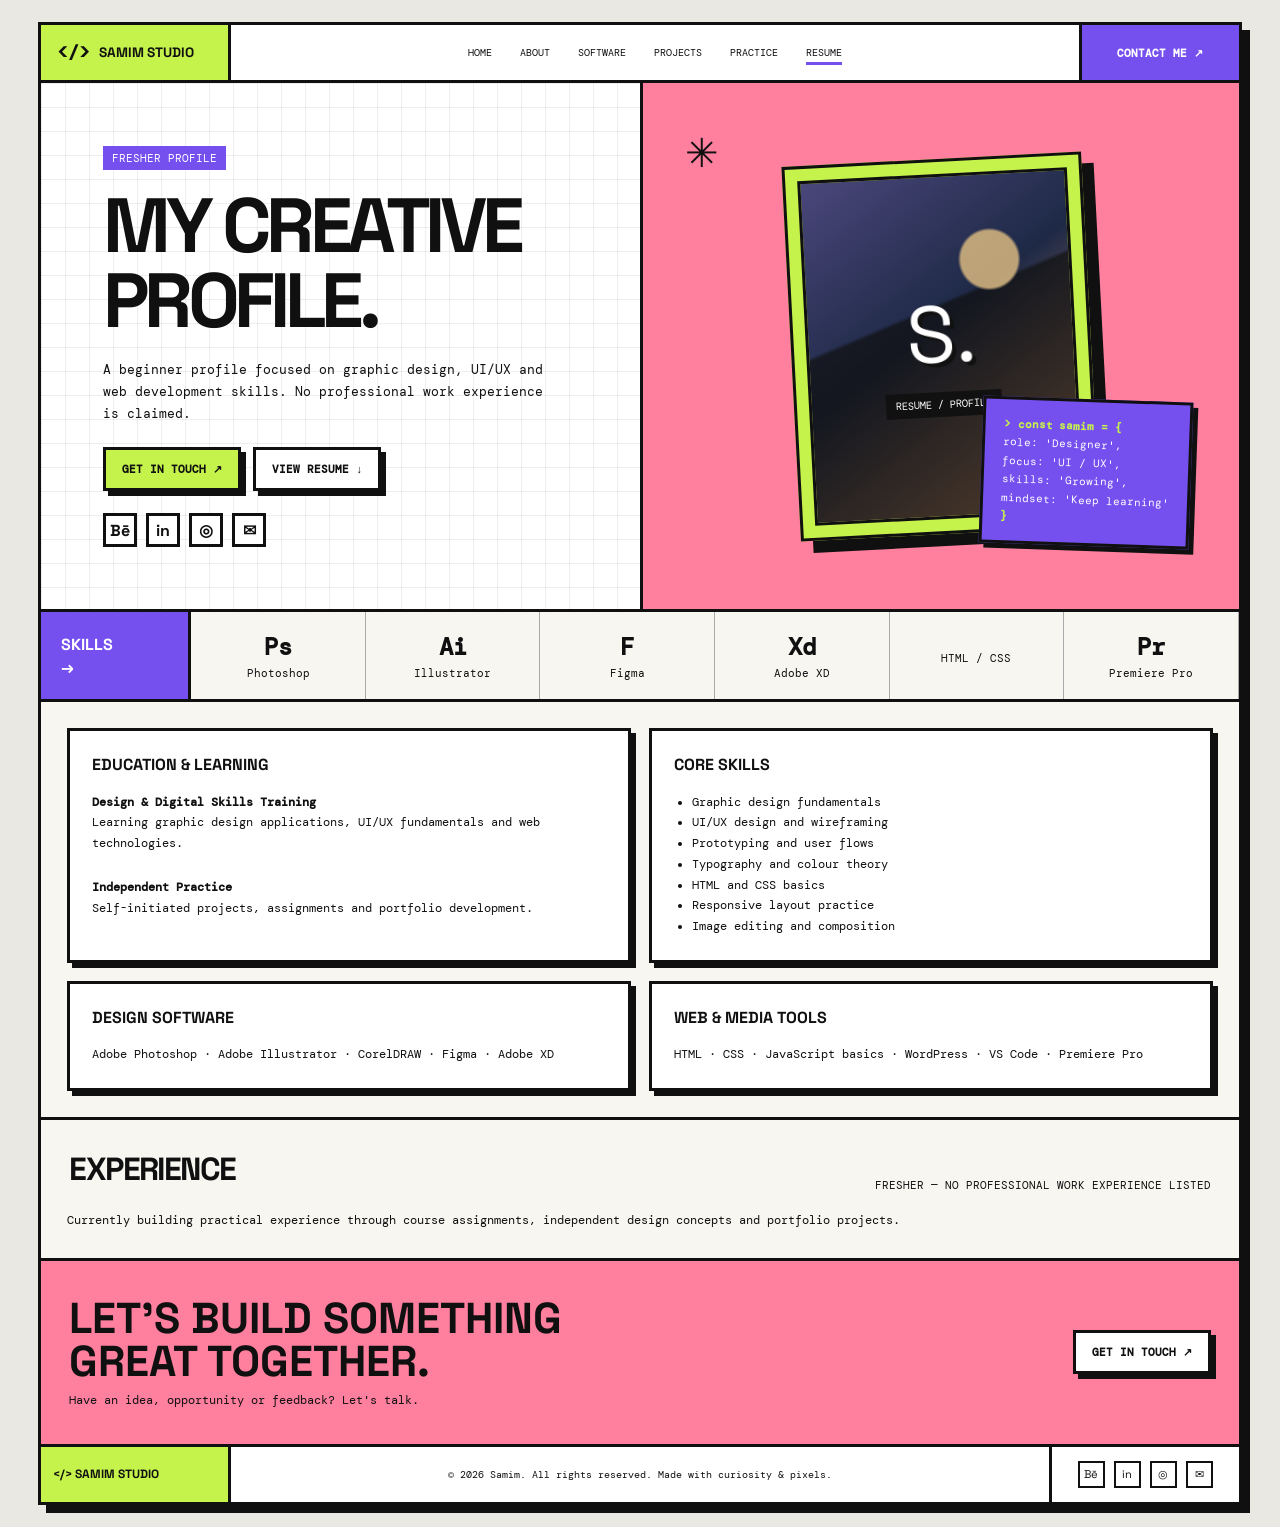
<file: resume.html>
<!DOCTYPE html>
<html lang="en">

<head>
    <meta charset="UTF-8">
    <meta name="viewport" content="width=device-width, initial-scale=1.0">
    <meta name="description" content="Samim's graphic design, UI/UX and web portfolio">
    <title>Samim | Resume</title>
    <link rel="stylesheet" href="style.css">
</head>

<body>
    <div class="site-shell">
        <header class="topbar"><a class="brand" href="index.html"><span class="brand-mark">&lt;/&gt;</span> SAMIM
                STUDIO</a><button class="menu-toggle" id="menuToggle">MENU ☰</button>
            <nav class="nav" id="mainNav"><a class="" href="index.html">HOME</a><a class=""
                    href="about.html">ABOUT</a><a class="" href="software.html">SOFTWARE</a><a class=""
                    href="work.html">PROJECTS</a><a class="" href="practice.html">PRACTICE</a><a class="active"
                    href="resume.html">RESUME</a></nav><a class="contact-top" href="contact.html">CONTACT ME ↗</a>
        </header>
        <main>
            <section class="hero">
                <div class="hero-copy"><span class="eyebrow">FRESHER PROFILE</span>
                    <h1>MY CREATIVE<br><span>PROFILE.</span></h1>
                    <p>A beginner profile focused on graphic design, UI/UX and web development skills. No professional
                        work experience is claimed.</p>
                    <div class="actions"><a class="btn" href="contact.html">GET IN TOUCH ↗</a><a class="btn white"
                            href="resume.html">VIEW RESUME ↓</a></div>
                    <div class="socials"><!-- Replace # with your Behance profile URL. --><a href="#" aria-label="Behance">Bē</a><a href="#"
                            aria-label="LinkedIn">in</a><!-- Replace # with your Instagram profile URL. --><a href="#" aria-label="Instagram">◎</a><a
                            href="mailto:mohammadsamim0771@gmail.com" aria-label="Email">✉</a></div>
                </div>
                <div class="hero-visual"><span class="sticker">✳</span>
                    <div class="photo-frame">
                        <div class="photo-inner"><span class="avatar-symbol">S.</span><small>RESUME / PROFILE</small>
                        </div>
                    </div>
                    <div class="code-card"><b>&gt; const samim = {</b><br> role: 'Designer',<br> focus: 'UI / UX',<br>
                        skills: 'Growing',<br> mindset: 'Keep learning'<br><b>}</b></div>
                </div>
            </section>
            <section class="skill-strip">
                <div class="strip-label">SKILLS<br>→</div>
                <div class="skill-logo">
                    <div><strong>Ps</strong>Photoshop</div>
                </div>
                <div class="skill-logo">
                    <div><strong>Ai</strong>Illustrator</div>
                </div>
                <div class="skill-logo">
                    <div><strong>F</strong>Figma</div>
                </div>
                <div class="skill-logo">
                    <div><strong>Xd</strong>Adobe XD</div>
                </div>
                <div class="skill-logo">
                    <div><strong></></strong>HTML / CSS</div>
                </div>
                <div class="skill-logo">
                    <div><strong>Pr</strong>Premiere Pro</div>
                </div>
            </section>
            <section class="section">
                <div class="resume-grid">
                    <div class="resume-box">
                        <h3>EDUCATION & LEARNING</h3>
                        <p><b>Design & Digital Skills Training</b><br>Learning graphic design applications, UI/UX
                            fundamentals and web technologies.</p><br>
                        <p><b>Independent Practice</b><br>Self-initiated projects, assignments and portfolio
                            development.</p>
                    </div>
                    <div class="resume-box">
                        <h3>CORE SKILLS</h3>
                        <ul>
                            <li>Graphic design fundamentals</li>
                            <li>UI/UX design and wireframing</li>
                            <li>Prototyping and user flows</li>
                            <li>Typography and colour theory</li>
                            <li>HTML and CSS basics</li>
                            <li>Responsive layout practice</li>
                            <li>Image editing and composition</li>
                        </ul>
                    </div>
                    <div class="resume-box">
                        <h3>DESIGN SOFTWARE</h3>
                        <p>Adobe Photoshop · Adobe Illustrator · CorelDRAW · Figma · Adobe XD</p>
                    </div>
                    <div class="resume-box">
                        <h3>WEB & MEDIA TOOLS</h3>
                        <p>HTML · CSS · JavaScript basics · WordPress · VS Code · Premiere Pro</p>
                    </div>
                </div>
            </section>
            <section class="section">
                <div class="section-head">
                    <h2>EXPERIENCE</h2>
                    <p>FRESHER — NO PROFESSIONAL WORK EXPERIENCE LISTED</p>
                </div>
                <div style="padding:0 26px 26px;font:.75rem/1.8 'DM Mono'">Currently building practical experience
                    through course assignments, independent design concepts and portfolio projects.</div>
            </section>
        </main>
        <section class="contact-block">
            <div>
                <h2>LET'S BUILD SOMETHING GREAT TOGETHER.</h2>
                <p style="font:.72rem 'DM Mono';margin-top:10px">Have an idea, opportunity or feedback? Let's talk.</p>
            </div><a class="btn white" href="contact.html">GET IN TOUCH ↗</a>
        </section>
        <footer class="footer"><a class="footer-brand" href="index.html">&lt;/&gt; SAMIM STUDIO</a>
            <div class="footer-copy">© 2026 Samim. All rights reserved. Made with curiosity & pixels.</div>
            <div class="footer-social"><!-- Replace # with your Behance profile URL. --><a href="#" aria-label="Behance">Bē</a><!-- Replace # with your LinkedIn profile URL. --><a href="#" aria-label="LinkedIn">in</a><a
                    href="#" aria-label="Instagram">◎</a><a href="mailto:mohammadsamim0771@gmail.com" aria-label="Email">✉</a>
            </div>
        </footer>
        <script>
            const toggle = document.getElementById('menuToggle'), nav = document.getElementById('mainNav'); toggle.addEventListener('click', () => nav.classList.toggle('open')); nav.querySelectorAll('a').forEach(a => a.addEventListener('click', () => nav.classList.remove('open')));
            const items = document.querySelectorAll('.section,.project-card,.software-card,.practice-card,.resume-box,.about-grid,.side-cert'); items.forEach(x => x.classList.add('reveal')); const io = new IntersectionObserver(es => es.forEach(e => { if (e.isIntersecting) { e.target.classList.add('visible'); io.unobserve(e.target) } }), { threshold: .12 }); items.forEach(x => io.observe(x));
        </script>
    </div>
</body>

</html>
</file>
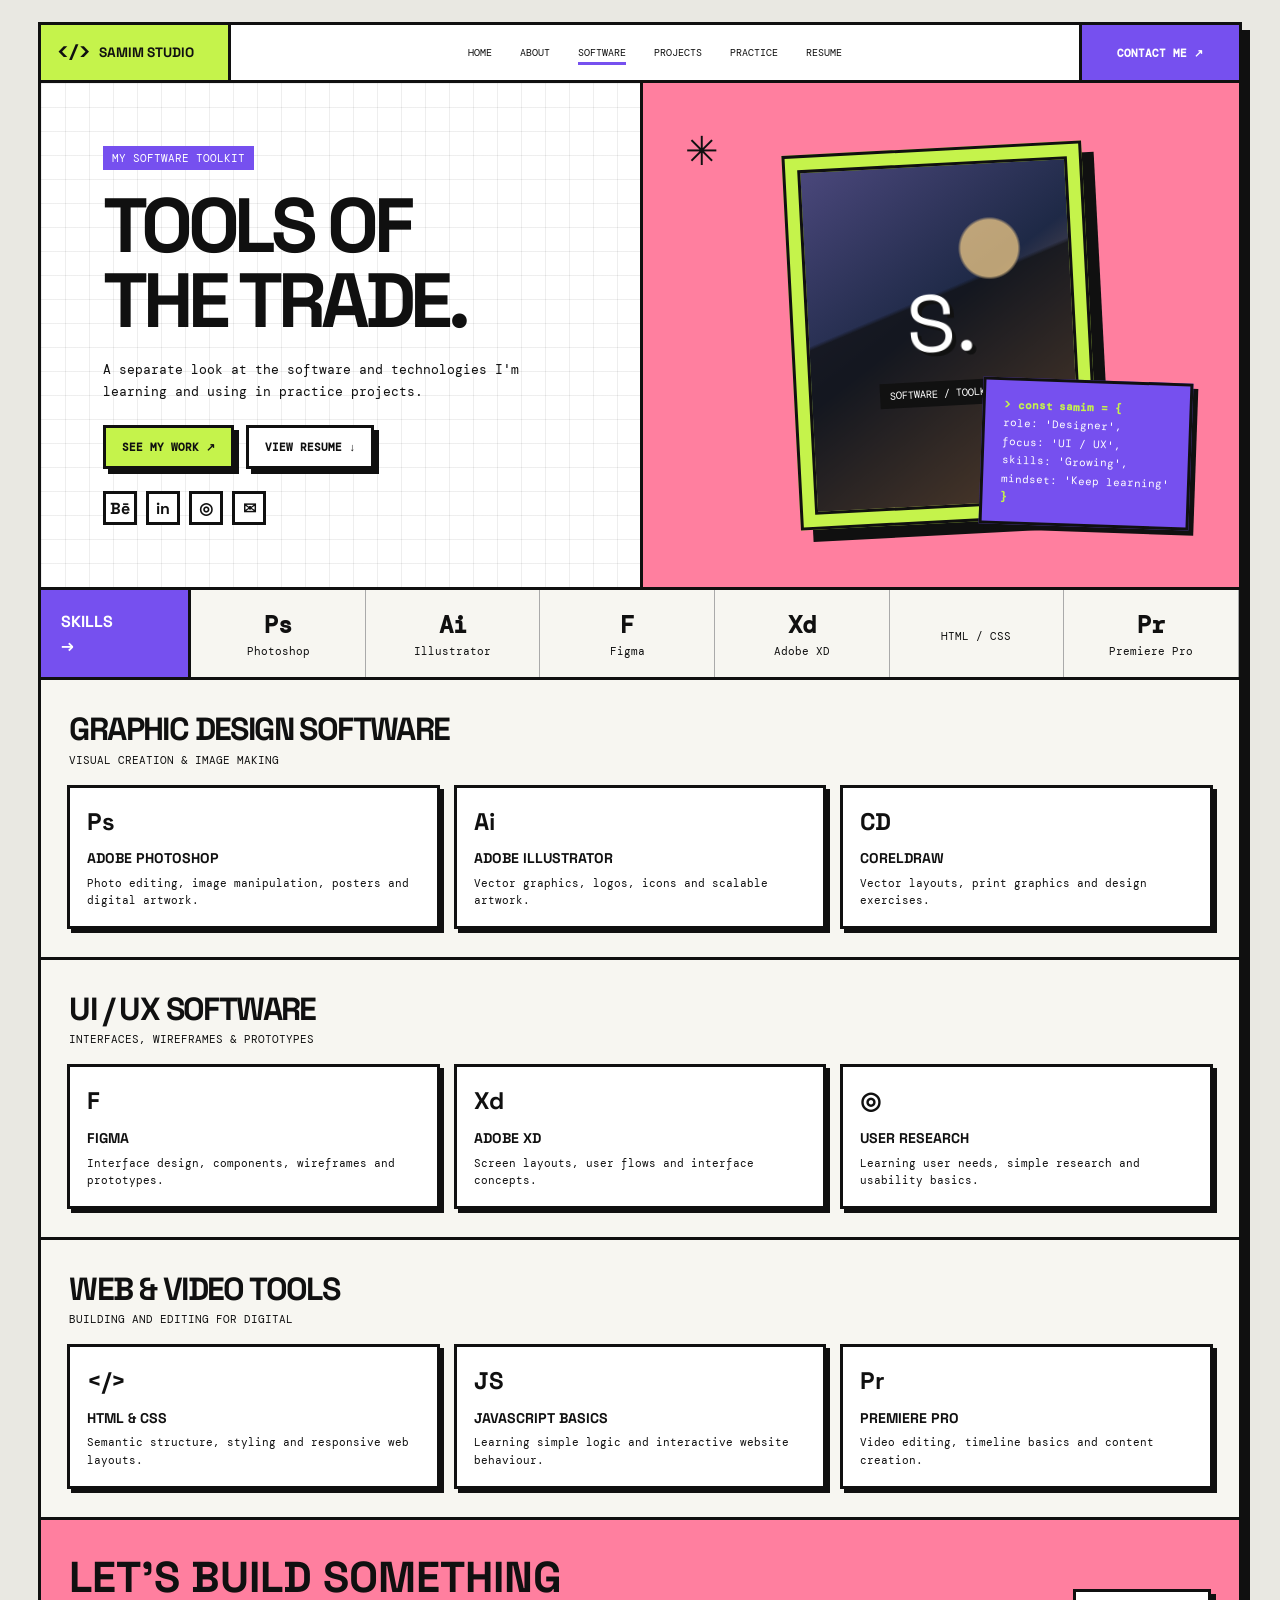
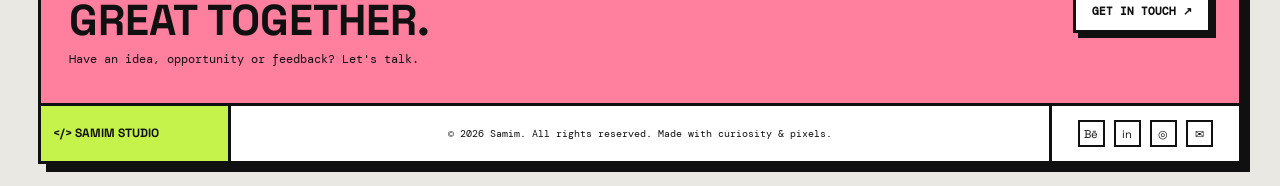
<file: software.html>
<!DOCTYPE html>
<html lang="en">

<head>
    <meta charset="UTF-8">
    <meta name="viewport" content="width=device-width, initial-scale=1.0">
    <meta name="description" content="Samim's graphic design, UI/UX and web portfolio">
    <title>Samim | Software</title>
    <link rel="stylesheet" href="style.css">
</head>

<body>
    <div class="site-shell">
        <header class="topbar"><a class="brand" href="index.html"><span class="brand-mark">&lt;/&gt;</span> SAMIM
                STUDIO</a><button class="menu-toggle" id="menuToggle">MENU ☰</button>
            <nav class="nav" id="mainNav"><a class="" href="index.html">HOME</a><a class=""
                    href="about.html">ABOUT</a><a class="active" href="software.html">SOFTWARE</a><a class=""
                    href="work.html">PROJECTS</a><a class="" href="practice.html">PRACTICE</a><a class=""
                    href="resume.html">RESUME</a></nav><a class="contact-top" href="contact.html">CONTACT ME ↗</a>
        </header>
        <main>
            <section class="hero">
                <div class="hero-copy"><span class="eyebrow">MY SOFTWARE TOOLKIT</span>
                    <h1>TOOLS OF<br><span>THE TRADE.</span></h1>
                    <p>A separate look at the software and technologies I'm learning and using in practice projects.</p>
                    <div class="actions"><a class="btn" href="work.html">SEE MY WORK ↗</a><a class="btn white"
                            href="resume.html">VIEW RESUME ↓</a></div>
                    <div class="socials"><!-- Replace # with your Behance profile URL. --><a href="#" aria-label="Behance">Bē</a><a href="#"
                            aria-label="LinkedIn">in</a><!-- Replace # with your Instagram profile URL. --><a href="#" aria-label="Instagram">◎</a><a
                            href="mailto:mohammadsamim0771@gmail.com" aria-label="Email">✉</a></div>
                </div>
                <div class="hero-visual"><span class="sticker">✳</span>
                    <div class="photo-frame">
                        <div class="photo-inner"><span class="avatar-symbol">S.</span><small>SOFTWARE / TOOLKIT</small>
                        </div>
                    </div>
                    <div class="code-card"><b>&gt; const samim = {</b><br> role: 'Designer',<br> focus: 'UI / UX',<br>
                        skills: 'Growing',<br> mindset: 'Keep learning'<br><b>}</b></div>
                </div>
            </section>
            <section class="skill-strip">
                <div class="strip-label">SKILLS<br>→</div>
                <div class="skill-logo">
                    <div><strong>Ps</strong>Photoshop</div>
                </div>
                <div class="skill-logo">
                    <div><strong>Ai</strong>Illustrator</div>
                </div>
                <div class="skill-logo">
                    <div><strong>F</strong>Figma</div>
                </div>
                <div class="skill-logo">
                    <div><strong>Xd</strong>Adobe XD</div>
                </div>
                <div class="skill-logo">
                    <div><strong></></strong>HTML / CSS</div>
                </div>
                <div class="skill-logo">
                    <div><strong>Pr</strong>Premiere Pro</div>
                </div>
            </section>
            <section class="section">
                <div class="section-head">
                    <div>
                        <h2>GRAPHIC DESIGN SOFTWARE</h2>
                        <p>VISUAL CREATION & IMAGE MAKING</p>
                    </div>
                </div>
                <div class="software-grid">
                    <article class="software-card">
                        <div class="symbol">Ps</div>
                        <h3>Adobe Photoshop</h3>
                        <p>Photo editing, image manipulation, posters and digital artwork.</p>
                    </article>
                    <article class="software-card">
                        <div class="symbol">Ai</div>
                        <h3>Adobe Illustrator</h3>
                        <p>Vector graphics, logos, icons and scalable artwork.</p>
                    </article>
                    <article class="software-card">
                        <div class="symbol">CD</div>
                        <h3>CorelDRAW</h3>
                        <p>Vector layouts, print graphics and design exercises.</p>
                    </article>
                </div>
            </section>
            <section class="section">
                <div class="section-head">
                    <div>
                        <h2>UI / UX SOFTWARE</h2>
                        <p>INTERFACES, WIREFRAMES & PROTOTYPES</p>
                    </div>
                </div>
                <div class="software-grid">
                    <article class="software-card">
                        <div class="symbol">F</div>
                        <h3>Figma</h3>
                        <p>Interface design, components, wireframes and prototypes.</p>
                    </article>
                    <article class="software-card">
                        <div class="symbol">Xd</div>
                        <h3>Adobe XD</h3>
                        <p>Screen layouts, user flows and interface concepts.</p>
                    </article>
                    <article class="software-card">
                        <div class="symbol">◎</div>
                        <h3>User Research</h3>
                        <p>Learning user needs, simple research and usability basics.</p>
                    </article>
                </div>
            </section>
            <section class="section">
                <div class="section-head">
                    <div>
                        <h2>WEB & VIDEO TOOLS</h2>
                        <p>BUILDING AND EDITING FOR DIGITAL</p>
                    </div>
                </div>
                <div class="software-grid">
                    <article class="software-card">
                        <div class="symbol">&lt;/&gt;</div>
                        <h3>HTML & CSS</h3>
                        <p>Semantic structure, styling and responsive web layouts.</p>
                    </article>
                    <article class="software-card">
                        <div class="symbol">JS</div>
                        <h3>JavaScript Basics</h3>
                        <p>Learning simple logic and interactive website behaviour.</p>
                    </article>
                    <article class="software-card">
                        <div class="symbol">Pr</div>
                        <h3>Premiere Pro</h3>
                        <p>Video editing, timeline basics and content creation.</p>
                    </article>
                </div>
            </section>
        </main>
        <section class="contact-block">
            <div>
                <h2>LET'S BUILD SOMETHING GREAT TOGETHER.</h2>
                <p style="font:.72rem 'DM Mono';margin-top:10px">Have an idea, opportunity or feedback? Let's talk.</p>
            </div><a class="btn white" href="contact.html">GET IN TOUCH ↗</a>
        </section>
        <footer class="footer"><a class="footer-brand" href="index.html">&lt;/&gt; SAMIM STUDIO</a>
            <div class="footer-copy">© 2026 Samim. All rights reserved. Made with curiosity & pixels.</div>
            <div class="footer-social"><!-- Replace # with your Behance profile URL. --><a href="#" aria-label="Behance">Bē</a><!-- Replace # with your LinkedIn profile URL. --><a href="#" aria-label="LinkedIn">in</a><a
                    href="#" aria-label="Instagram">◎</a><a href="mailto:mohammadsamim0771@gmail.com" aria-label="Email">✉</a>
            </div>
        </footer>
        <script>
            const toggle = document.getElementById('menuToggle'), nav = document.getElementById('mainNav'); toggle.addEventListener('click', () => nav.classList.toggle('open')); nav.querySelectorAll('a').forEach(a => a.addEventListener('click', () => nav.classList.remove('open')));
            const items = document.querySelectorAll('.section,.project-card,.software-card,.practice-card,.resume-box,.about-grid,.side-cert'); items.forEach(x => x.classList.add('reveal')); const io = new IntersectionObserver(es => es.forEach(e => { if (e.isIntersecting) { e.target.classList.add('visible'); io.unobserve(e.target) } }), { threshold: .12 }); items.forEach(x => io.observe(x));
        </script>
    </div>
</body>

</html>
</file>
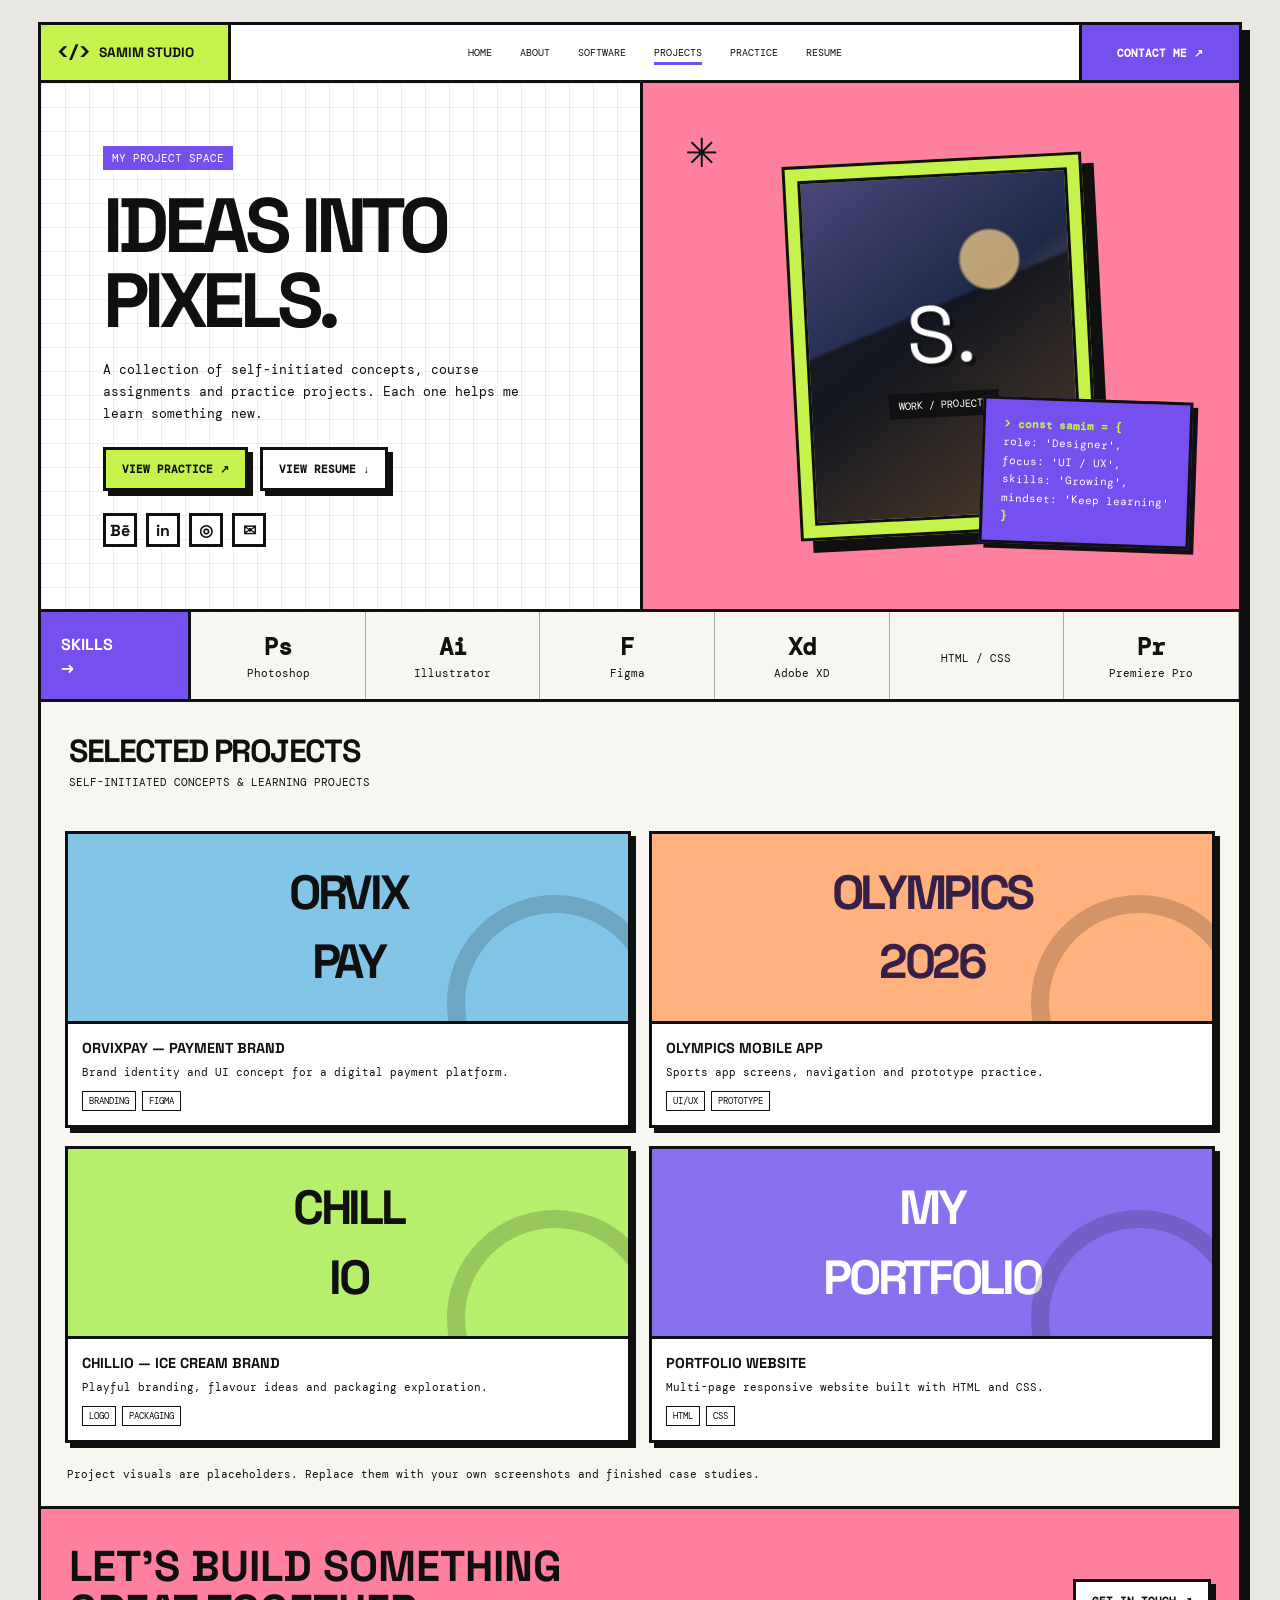
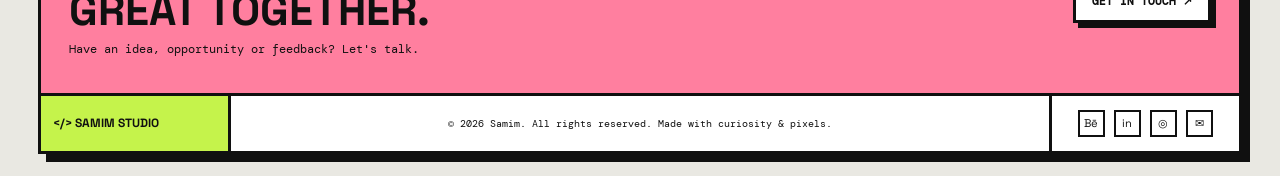
<file: work.html>
<!DOCTYPE html>
<html lang="en">

<head>
    <meta charset="UTF-8">
    <meta name="viewport" content="width=device-width, initial-scale=1.0">
    <meta name="description" content="Samim's graphic design, UI/UX and web portfolio">
    <title>Samim | Work</title>
    <link rel="stylesheet" href="style.css">
</head>

<body>
    <div class="site-shell">
        <header class="topbar"><a class="brand" href="index.html"><span class="brand-mark">&lt;/&gt;</span> SAMIM
                STUDIO</a><button class="menu-toggle" id="menuToggle">MENU ☰</button>
            <nav class="nav" id="mainNav"><a class="" href="index.html">HOME</a><a class=""
                    href="about.html">ABOUT</a><a class="" href="software.html">SOFTWARE</a><a class="active"
                    href="work.html">PROJECTS</a><a class="" href="practice.html">PRACTICE</a><a class=""
                    href="resume.html">RESUME</a></nav><a class="contact-top" href="contact.html">CONTACT ME ↗</a>
        </header>
        <main>
            <section class="hero">
                <div class="hero-copy"><span class="eyebrow">MY PROJECT SPACE</span>
                    <h1>IDEAS INTO<br><span>PIXELS.</span></h1>
                    <p>A collection of self-initiated concepts, course assignments and practice projects. Each one helps
                        me learn something new.</p>
                    <div class="actions"><a class="btn" href="practice.html">VIEW PRACTICE ↗</a><a class="btn white"
                            href="resume.html">VIEW RESUME ↓</a></div>
                    <div class="socials"><!-- Replace # with your Behance profile URL. --><a href="#" aria-label="Behance">Bē</a><a href="#"
                            aria-label="LinkedIn">in</a><!-- Replace # with your Instagram profile URL. --><a href="#" aria-label="Instagram">◎</a><a
                            href="mailto:mohammadsamim0771@gmail.com" aria-label="Email">✉</a></div>
                </div>
                <div class="hero-visual"><span class="sticker">✳</span>
                    <div class="photo-frame">
                        <div class="photo-inner"><span class="avatar-symbol">S.</span><small>WORK / PROJECTS</small>
                        </div>
                    </div>
                    <div class="code-card"><b>&gt; const samim = {</b><br> role: 'Designer',<br> focus: 'UI / UX',<br>
                        skills: 'Growing',<br> mindset: 'Keep learning'<br><b>}</b></div>
                </div>
            </section>
            <section class="skill-strip">
                <div class="strip-label">SKILLS<br>→</div>
                <div class="skill-logo">
                    <div><strong>Ps</strong>Photoshop</div>
                </div>
                <div class="skill-logo">
                    <div><strong>Ai</strong>Illustrator</div>
                </div>
                <div class="skill-logo">
                    <div><strong>F</strong>Figma</div>
                </div>
                <div class="skill-logo">
                    <div><strong>Xd</strong>Adobe XD</div>
                </div>
                <div class="skill-logo">
                    <div><strong></></strong>HTML / CSS</div>
                </div>
                <div class="skill-logo">
                    <div><strong>Pr</strong>Premiere Pro</div>
                </div>
            </section>
            <section class="section">
                <div class="section-head">
                    <div>
                        <h2>SELECTED PROJECTS</h2>
                        <p>SELF-INITIATED CONCEPTS & LEARNING PROJECTS</p>
                    </div>
                </div>
                <div class="projects-area" style="border:0">
                    <div class="projects-grid">
                        <article class="project-card">
                            <div class="project-art art-one">ORVIX<br>PAY</div>
                            <div class="project-info">
                                <h3>ORVIXPAY — PAYMENT BRAND</h3>
                                <p>Brand identity and UI concept for a digital payment platform.</p>
                                <div class="tags"><span>BRANDING</span><span>FIGMA</span></div>
                            </div>
                        </article>
                        <article class="project-card">
                            <div class="project-art art-two">OLYMPICS<br>2026</div>
                            <div class="project-info">
                                <h3>OLYMPICS MOBILE APP</h3>
                                <p>Sports app screens, navigation and prototype practice.</p>
                                <div class="tags"><span>UI/UX</span><span>PROTOTYPE</span></div>
                            </div>
                        </article>
                        <article class="project-card">
                            <div class="project-art art-three">CHILL<br>IO</div>
                            <div class="project-info">
                                <h3>CHILLIO — ICE CREAM BRAND</h3>
                                <p>Playful branding, flavour ideas and packaging exploration.</p>
                                <div class="tags"><span>LOGO</span><span>PACKAGING</span></div>
                            </div>
                        </article>
                        <article class="project-card">
                            <div class="project-art art-four">MY<br>PORTFOLIO</div>
                            <div class="project-info">
                                <h3>PORTFOLIO WEBSITE</h3>
                                <p>Multi-page responsive website built with HTML and CSS.</p>
                                <div class="tags"><span>HTML</span><span>CSS</span></div>
                            </div>
                        </article>
                    </div>
                </div>
                <p style="font:.68rem 'DM Mono';padding:0 26px 25px">Project visuals are placeholders. Replace them with
                    your own screenshots and finished case studies.</p>
            </section>
        </main>
        <section class="contact-block">
            <div>
                <h2>LET'S BUILD SOMETHING GREAT TOGETHER.</h2>
                <p style="font:.72rem 'DM Mono';margin-top:10px">Have an idea, opportunity or feedback? Let's talk.</p>
            </div><a class="btn white" href="contact.html">GET IN TOUCH ↗</a>
        </section>
        <footer class="footer"><a class="footer-brand" href="index.html">&lt;/&gt; SAMIM STUDIO</a>
            <div class="footer-copy">© 2026 Samim. All rights reserved. Made with curiosity & pixels.</div>
            <div class="footer-social"><!-- Replace # with your Behance profile URL. --><a href="#" aria-label="Behance">Bē</a><!-- Replace # with your LinkedIn profile URL. --><a href="#" aria-label="LinkedIn">in</a><a
                    href="#" aria-label="Instagram">◎</a><a href="mailto:mohammadsamim0771@gmail.com" aria-label="Email">✉</a>
            </div>
        </footer>
        <script>
            const toggle = document.getElementById('menuToggle'), nav = document.getElementById('mainNav'); toggle.addEventListener('click', () => nav.classList.toggle('open')); nav.querySelectorAll('a').forEach(a => a.addEventListener('click', () => nav.classList.remove('open')));
            const items = document.querySelectorAll('.section,.project-card,.software-card,.practice-card,.resume-box,.about-grid,.side-cert'); items.forEach(x => x.classList.add('reveal')); const io = new IntersectionObserver(es => es.forEach(e => { if (e.isIntersecting) { e.target.classList.add('visible'); io.unobserve(e.target) } }), { threshold: .12 }); items.forEach(x => io.observe(x));
        </script>
    </div>
</body>

</html>
</file>
<file: style.css>
@import url('https://fonts.googleapis.com/css2?family=DM+Mono:wght@400;500&family=Space+Grotesk:wght@400;500;600;700;800&display=swap');

:root {
    --ink: #101010;
    --paper: #f7f6f1;
    --lime: #c5f34b;
    --pink: #ff7f9f;
    --purple: #7650ef;
    --line: 3px solid var(--ink);
    --shadow: 5px 5px 0 var(--ink)
}

* {
    box-sizing: border-box;
    margin: 0;
    padding: 0
}

html {
    scroll-behavior: smooth
}

body {
    background: #e9e8e2;
    color: var(--ink);
    font-family: 'Space Grotesk', Arial, sans-serif;
    line-height: 1.45
}

a {
    color: inherit;
    text-decoration: none
}

.site-shell {
    background: var(--paper);
    border: var(--line);
    margin: 22px auto;
    max-width: 1240px;
    width: 94%;
    box-shadow: 8px 8px 0 var(--ink);
    overflow: hidden
}

.topbar {
    display: grid;
    grid-template-columns: 190px 1fr 160px;
    min-height: 58px;
    border-bottom: var(--line);
    background: white;
    align-items: stretch
}

.brand {
    display: flex;
    align-items: center;
    gap: 9px;
    padding: 12px 16px;
    background: var(--lime);
    border-right: var(--line);
    font-weight: 800;
    font-size: .85rem
}

.brand-mark {
    font-family: 'DM Mono';
    font-size: 1.15rem
}

.nav {
    display: flex;
    align-items: center;
    justify-content: center;
    gap: clamp(10px, 2.5vw, 28px);
    padding: 10px
}

.nav a {
    font-family: 'DM Mono';
    font-size: .65rem;
    text-transform: uppercase;
    position: relative
}

.nav a:after {
    content: "";
    position: absolute;
    left: 0;
    bottom: -5px;
    width: 0;
    height: 3px;
    background: var(--purple);
    transition: .25s
}

.nav a:hover:after,
.nav a.active:after {
    width: 100%
}

.contact-top {
    display: grid;
    place-items: center;
    background: var(--purple);
    color: white;
    border-left: var(--line);
    font: 700 .68rem 'DM Mono';
    text-transform: uppercase
}

.contact-top:hover {
    background: var(--pink);
    color: var(--ink)
}

.menu-toggle {
    display: none;
    background: var(--lime);
    border: var(--line);
    padding: 8px 12px;
    font-weight: 800
}

.hero {
    display: grid;
    grid-template-columns: 1fr 1fr;
    min-height: 420px;
    border-bottom: var(--line)
}

.hero-copy {
    padding: clamp(28px, 5vw, 62px);
    background-color: white;
    background-image: linear-gradient(#11111112 1px, transparent 1px), linear-gradient(90deg, #11111112 1px, transparent 1px);
    background-size: 24px 24px
}

.eyebrow {
    display: inline-block;
    background: var(--purple);
    color: white;
    padding: 5px 9px;
    font: .7rem 'DM Mono';
    margin-bottom: 18px
}

.hero h1 {
    font-size: clamp(2.7rem, 6vw, 5.5rem);
    line-height: .98;
    letter-spacing: -.07em;
    font-weight: 800;
    text-transform: uppercase
}

.hero h1 span {
    display: block
}

.hero-copy p {
    font: .82rem/1.7 'DM Mono';
    max-width: 440px;
    margin: 20px 0
}

.actions {
    display: flex;
    gap: 12px;
    flex-wrap: wrap;
    margin: 22px 0
}

.btn {
    display: inline-flex;
    align-items: center;
    gap: 9px;
    padding: 12px 16px;
    border: var(--line);
    background: var(--lime);
    box-shadow: var(--shadow);
    font: 700 .68rem 'DM Mono';
    text-transform: uppercase;
    transition: .2s
}

.btn:hover {
    transform: translate(4px, 4px);
    box-shadow: 1px 1px 0 var(--ink);
    background: var(--pink)
}

.btn.white {
    background: white
}

.socials {
    display: flex;
    gap: 9px;
    margin-top: 18px
}

.socials a {
    width: 34px;
    height: 34px;
    display: grid;
    place-items: center;
    border: var(--line);
    font-weight: 800;
    background: white;
    transition: .2s
}

.socials a:hover {
    background: var(--lime);
    transform: translateY(-4px)
}

.hero-visual {
    background: var(--pink);
    border-left: var(--line);
    padding: 34px;
    display: grid;
    place-items: center;
    position: relative;
    overflow: hidden;
    min-height: 350px;
    animation: slideIn .8s both
}

.photo-frame {
    width: min(300px, 82%);
    aspect-ratio: 4/5;
    background: var(--lime);
    border: var(--line);
    padding: 12px;
    box-shadow: 12px 12px 0 var(--ink);
    transform: rotate(-3deg);
    position: relative;
    z-index: 1
}

.photo-inner {
    width: 100%;
    height: 100%;
    background: linear-gradient(145deg, #4a477b, #1e2946 45%, #f1a76b);
    border: var(--line);
    display: flex;
    flex-direction: column;
    align-items: center;
    justify-content: center;
    text-align: center;
    color: white;
    position: relative;
    overflow: hidden
}

.photo-inner:before {
    content: "";
    position: absolute;
    inset: 0;
    background: radial-gradient(circle at 70% 25%, #ffd68b 0 9%, transparent 10%), linear-gradient(160deg, transparent 40%, #111 41% 100%);
    opacity: .7
}

.avatar-symbol {
    font-size: 5rem;
    position: relative;
    z-index: 1;
    filter: drop-shadow(4px 4px 0 #111)
}

.photo-inner small {
    font: .65rem 'DM Mono';
    position: relative;
    z-index: 1;
    background: #111;
    padding: 6px 10px
}

.code-card {
    position: absolute;
    z-index: 2;
    right: 8%;
    bottom: 12%;
    background: var(--purple);
    color: white;
    border: var(--line);
    box-shadow: var(--shadow);
    padding: 15px 18px;
    font: .68rem/1.7 'DM Mono';
    transform: rotate(2deg);
    max-width: 235px
}

.code-card b {
    color: var(--lime)
}

.sticker {
    position: absolute;
    left: 7%;
    top: 8%;
    font-size: 2.5rem;
    animation: spin 12s linear infinite
}

.skill-strip {
    display: grid;
    grid-template-columns: 150px repeat(6, 1fr);
    border-bottom: var(--line);
    min-height: 90px;
    background: var(--paper)
}

.strip-label {
    background: var(--purple);
    color: white;
    padding: 20px;
    border-right: var(--line);
    display: flex;
    flex-direction: column;
    justify-content: center;
    font-weight: 800;
    text-transform: uppercase
}

.skill-logo {
    display: grid;
    place-items: center;
    text-align: center;
    padding: 12px 6px;
    border-right: 1px solid #aaa;
    font: .68rem 'DM Mono';
    transition: .2s
}

.skill-logo strong {
    font-size: 1.5rem;
    display: block;
    margin-bottom: 4px
}

.skill-logo:hover {
    background: var(--lime);
    transform: translateY(-4px)
}

.section {
    border-bottom: var(--line)
}

.section-head {
    display: flex;
    justify-content: space-between;
    align-items: end;
    gap: 18px;
    padding: 26px 28px 18px
}

.section-head h2 {
    font-size: clamp(1.3rem, 3vw, 2rem);
    font-weight: 800;
    text-transform: uppercase;
    letter-spacing: -.05em
}

.section-head p {
    font: .68rem 'DM Mono';
    max-width: 360px
}

.software-grid {
    display: grid;
    grid-template-columns: repeat(3, 1fr);
    gap: 14px;
    padding: 0 26px 28px
}

.software-card {
    border: var(--line);
    background: white;
    padding: 17px;
    box-shadow: 4px 4px 0 var(--ink);
    transition: .2s
}

.software-card:hover {
    transform: translateY(-5px);
    background: #f4ffe0
}

.software-card .symbol {
    font-weight: 800;
    font-size: 1.5rem;
    margin-bottom: 9px
}

.software-card h3 {
    font-size: .88rem;
    text-transform: uppercase
}

.software-card p {
    font: .67rem/1.6 'DM Mono';
    margin-top: 6px
}

.split {
    display: grid;
    grid-template-columns: 1.65fr .7fr;
    border-bottom: var(--line)
}

.projects-area {
    padding: 24px;
    border-right: var(--line)
}

.projects-grid {
    display: grid;
    grid-template-columns: repeat(2, 1fr);
    gap: 18px
}

.project-card {
    border: var(--line);
    box-shadow: var(--shadow);
    background: white;
    transition: .25s;
    overflow: hidden
}

.project-card:hover {
    transform: translateY(-7px) rotate(-.5deg);
    box-shadow: 8px 10px 0 var(--ink)
}

.project-art {
    height: 190px;
    border-bottom: var(--line);
    display: grid;
    place-items: center;
    text-align: center;
    font-weight: 800;
    font-size: clamp(1.6rem, 4vw, 3rem);
    letter-spacing: -.07em;
    position: relative;
    overflow: hidden
}

.project-art:after {
    content: "";
    position: absolute;
    width: 180px;
    height: 180px;
    border: 18px solid #111;
    border-radius: 50%;
    right: -35px;
    bottom: -90px;
    opacity: .18
}

.art-one {
    background: #82c5e7
}

.art-two {
    background: #ffb17e;
    color: #372047
}

.art-three {
    background: #b6ef6b
}

.art-four {
    background: #8870ef;
    color: white
}

.project-info {
    padding: 14px
}

.project-info h3 {
    font-size: .9rem;
    text-transform: uppercase;
    margin-bottom: 5px
}

.project-info p {
    font: .68rem/1.6 'DM Mono';
    margin-bottom: 10px
}

.tags {
    display: flex;
    flex-wrap: wrap;
    gap: 6px
}

.tags span {
    border: 1.5px solid var(--ink);
    padding: 3px 6px;
    font: .58rem 'DM Mono'
}

.side-cert {
    background: var(--lime);
    padding: 24px
}

.side-cert h2 {
    font-size: 1.25rem;
    text-transform: uppercase;
    margin-bottom: 15px
}

.cert-tile {
    min-height: 95px;
    background: #e9e9e9;
    border: var(--line);
    box-shadow: var(--shadow);
    display: grid;
    place-items: center;
    font-size: 1.5rem;
    font-weight: 700;
    margin-bottom: 15px;
    transition: .2s
}

.cert-tile:hover {
    transform: translateX(-5px);
    background: white
}

.experience-layout {
    display: grid;
    grid-template-columns: 190px 1fr 280px;
    min-height: 300px;
    border-bottom: var(--line)
}

.vertical-label {
    background: var(--pink);
    border-right: var(--line);
    padding: 24px;
    display: flex;
    flex-direction: column;
    justify-content: center;
    font-size: 1.1rem;
    font-weight: 800;
    text-transform: uppercase
}

.timeline {
    padding: 28px 30px;
    background: white
}

.timeline-item {
    border-left: 2px solid var(--ink);
    padding: 0 0 22px 22px;
    position: relative
}

.timeline-item:last-child {
    padding-bottom: 0
}

.timeline-item:before {
    content: "";
    position: absolute;
    width: 12px;
    height: 12px;
    background: var(--ink);
    border-radius: 50%;
    left: -7px;
    top: 3px
}

.timeline-item h3 {
    font-size: .83rem;
    text-transform: uppercase
}

.timeline-item p {
    font: .68rem/1.6 'DM Mono';
    margin-top: 7px
}

.cta-panel {
    background-color: var(--purple);
    color: white;
    padding: 26px;
    display: flex;
    flex-direction: column;
    justify-content: center;
    position: relative;
    overflow: hidden
}

.cta-panel:after {
    content: "✳";
    font-size: 8rem;
    color: var(--pink);
    position: absolute;
    right: -15px;
    bottom: -55px
}

.cta-panel h2 {
    font-size: 1.7rem;
    line-height: 1.05;
    text-transform: uppercase;
    max-width: 220px;
    position: relative;
    z-index: 1
}

.cta-panel .btn {
    align-self: flex-start;
    margin-top: 22px;
    position: relative;
    z-index: 1
}

.about-grid {
    display: grid;
    grid-template-columns: .7fr 1.3fr;
    gap: 20px;
    padding: 26px
}

.about-badge {
    background: var(--pink);
    border: var(--line);
    display: grid;
    place-items: center;
    min-height: 240px;
    font-size: 5rem
}

.about-copy {
    border: var(--line);
    padding: 25px;
    background: white;
    box-shadow: var(--shadow)
}

.about-copy h3 {
    font-size: 1.3rem;
    text-transform: uppercase;
    margin-bottom: 12px
}

.about-copy p {
    font: .75rem/1.8 'DM Mono';
    margin-bottom: 10px
}

.resume-grid {
    display: grid;
    grid-template-columns: 1fr 1fr;
    gap: 18px;
    padding: 26px
}

.resume-box {
    border: var(--line);
    padding: 22px;
    background: white;
    box-shadow: var(--shadow)
}

.resume-box h3 {
    font-size: 1rem;
    text-transform: uppercase;
    margin-bottom: 16px
}

.resume-box p,
.resume-box li {
    font: .72rem/1.8 'DM Mono'
}

.resume-box ul {
    padding-left: 18px
}

.practice-grid {
    display: grid;
    grid-template-columns: repeat(3, 1fr);
    gap: 16px;
    padding: 0 26px 28px
}

.practice-card {
    border: var(--line);
    background: white;
    box-shadow: var(--shadow);
    overflow: hidden;
    transition: .25s
}

.practice-card:hover {
    transform: translateY(-6px)
}

.practice-art {
    height: 145px;
    display: grid;
    place-items: center;
    font-size: 3.4rem;
    background: var(--pink);
    border-bottom: var(--line)
}

.practice-card:nth-child(2) .practice-art {
    background: var(--lime)
}

.practice-card:nth-child(3) .practice-art {
    background: #8e77ef
}

.practice-card div:last-child {
    padding: 14px
}

.practice-card h3 {
    font-size: .85rem;
    text-transform: uppercase
}

.practice-card p {
    font: .67rem/1.6 'DM Mono';
    margin-top: 5px
}

.contact-block {
    padding: 36px 28px;
    background: var(--pink);
    display: flex;
    justify-content: space-between;
    align-items: center;
    gap: 20px;
    border-bottom: var(--line)
}

.contact-block h2 {
    font-size: clamp(1.5rem, 4vw, 2.7rem);
    line-height: 1;
    text-transform: uppercase;
    max-width: 520px
}

.footer {
    display: grid;
    grid-template-columns: 190px 1fr 190px;
    min-height: 55px;
    background: white
}

.footer-brand {
    background: var(--lime);
    border-right: var(--line);
    display: flex;
    align-items: center;
    padding: 12px;
    font-weight: 800;
    font-size: .75rem
}

.footer-copy {
    display: grid;
    place-items: center;
    text-align: center;
    padding: 10px;
    font: .62rem 'DM Mono'
}

.footer-social {
    display: flex;
    justify-content: center;
    align-items: center;
    gap: 9px;
    border-left: var(--line)
}

.footer-social a {
    border: 2px solid var(--ink);
    width: 27px;
    height: 27px;
    display: grid;
    place-items: center;
    font-size: .7rem
}

.footer-social a:hover {
    background: var(--pink)
}

.reveal {
    opacity: 0;
    transform: translateY(24px);
    transition: opacity .65s ease, transform .65s cubic-bezier(.2, .7, .2, 1)
}

.reveal.visible {
    opacity: 1;
    transform: translateY(0)
}

.hero-copy>* {
    animation: rise .7s both
}

.hero-copy h1 {
    animation-delay: .12s
}

.hero-copy p {
    animation-delay: .22s
}

.hero-copy .actions {
    animation-delay: .32s
}

@keyframes rise {
    from {
        opacity: 0;
        transform: translateY(22px)
    }

    to {
        opacity: 1;
        transform: translateY(0)
    }
}

@keyframes slideIn {
    from {
        opacity: 0;
        transform: translateX(35px)
    }

    to {
        opacity: 1;
        transform: translateX(0)
    }
}

@keyframes spin {
    to {
        transform: rotate(360deg)
    }
}

@media(max-width:850px) {
    .topbar {
        grid-template-columns: 160px 1fr 130px
    }

    .nav {
        gap: 10px
    }

    .nav a {
        font-size: .56rem
    }

    .skill-strip {
        grid-template-columns: 120px repeat(3, 1fr)
    }

    .skill-logo:nth-child(n+5) {
        border-top: 1px solid #aaa
    }

    .split {
        grid-template-columns: 1fr
    }

    .projects-area {
        border-right: 0;
        border-bottom: var(--line)
    }

    .side-cert {
        display: grid;
        grid-template-columns: repeat(3, 1fr);
        gap: 12px
    }

    .side-cert h2,
    .side-cert .btn {
        grid-column: 1/-1
    }

    .experience-layout {
        grid-template-columns: 150px 1fr
    }

    .cta-panel {
        grid-column: 1/-1;
        min-height: 180px
    }

    .software-grid {
        grid-template-columns: repeat(2, 1fr)
    }
}

@media(max-width:620px) {
    .site-shell {
        width: 96%;
        margin: 8px auto;
        box-shadow: 4px 4px 0 var(--ink)
    }

    .topbar {
        grid-template-columns: 1fr auto
    }

    .brand {
        border-right: 0
    }

    .menu-toggle {
        display: block;
        margin: 8px
    }

    .nav {
        display: none;
        grid-column: 1/-1;
        flex-direction: column;
        align-items: stretch;
        border-top: var(--line);
        gap: 0
    }

    .nav.open {
        display: flex
    }

    .nav a {
        padding: 11px 16px;
        border-bottom: 1px solid #ddd;
        font-size: .7rem
    }

    .contact-top {
        grid-column: 1/-1;
        min-height: 42px;
        border-left: 0;
        border-top: var(--line)
    }

    .hero {
        grid-template-columns: 1fr
    }

    .hero-copy {
        padding: 30px 22px
    }

    .hero h1 {
        font-size: clamp(2.4rem, 13vw, 4.4rem)
    }

    .hero-visual {
        border-left: 0;
        border-top: var(--line);
        min-height: 330px
    }

    .skill-strip {
        grid-template-columns: repeat(3, 1fr)
    }

    .strip-label {
        grid-column: 1/-1;
        border-right: 0;
        border-bottom: var(--line);
        padding: 12px
    }

    .skill-logo {
        min-height: 75px;
        border-bottom: 1px solid #aaa
    }

    .projects-grid,
    .software-grid,
    .practice-grid,
    .resume-grid,
    .about-grid {
        grid-template-columns: 1fr
    }

    .section-head {
        align-items: flex-start;
        flex-direction: column;
        padding: 22px
    }

    .projects-area {
        padding: 18px
    }

    .side-cert {
        grid-template-columns: 1fr
    }

    .side-cert h2,
    .side-cert .btn {
        grid-column: auto
    }

    .experience-layout {
        grid-template-columns: 1fr
    }

    .vertical-label {
        border-right: 0;
        border-bottom: var(--line);
        min-height: 85px
    }

    .timeline {
        padding: 24px 22px
    }

    .cta-panel {
        grid-column: auto
    }

    .contact-block {
        align-items: flex-start;
        flex-direction: column;
        padding: 28px 22px
    }

    .footer {
        grid-template-columns: 1fr
    }

    .footer-brand {
        border-right: 0;
        border-bottom: var(--line);
        justify-content: center
    }

    .footer-social {
        border-left: 0;
        border-top: var(--line);
        padding: 12px
    }

    .footer-copy {
        min-height: 45px
    }
}

@media(prefers-reduced-motion:reduce) {

    *,
    *::before,
    *::after {
        animation-duration: .01ms !important;
        animation-iteration-count: 1 !important;
        scroll-behavior: auto !important;
        transition-duration: .01ms !important
    }

    .reveal {
        opacity: 1;
        transform: none
    }
}


























.practice-card-link {
    display: block;
    color: inherit;
    text-decoration: none;
    cursor: pointer;
}

.practice-card-link .practice-card {
    height: 100%;
    transition: transform 0.3s ease;
}

.practice-card-link:hover .practice-card {
    transform: translateY(-5px);
}

.practice-card-link:focus-visible {
    outline: 3px solid #7650ef;
    outline-offset: 5px;
}

/* CLICKABLE PRACTICE CARDS
   Each card opens practice2.html. Change the href in practice.html
   if you want a card to open a different page or section. */
.practice-card {
    position: relative;
}
.practice-card-hitarea {
    position: absolute;
    inset: 0;
    z-index: 2;
    display: block;
    border: 0;
    background: transparent;
}
.practice-card:has(.practice-card-hitarea:focus-visible) {
    outline: 3px solid var(--purple);
    outline-offset: 5px;
}
.practice-card:hover {
    cursor: pointer;
}
</file>
